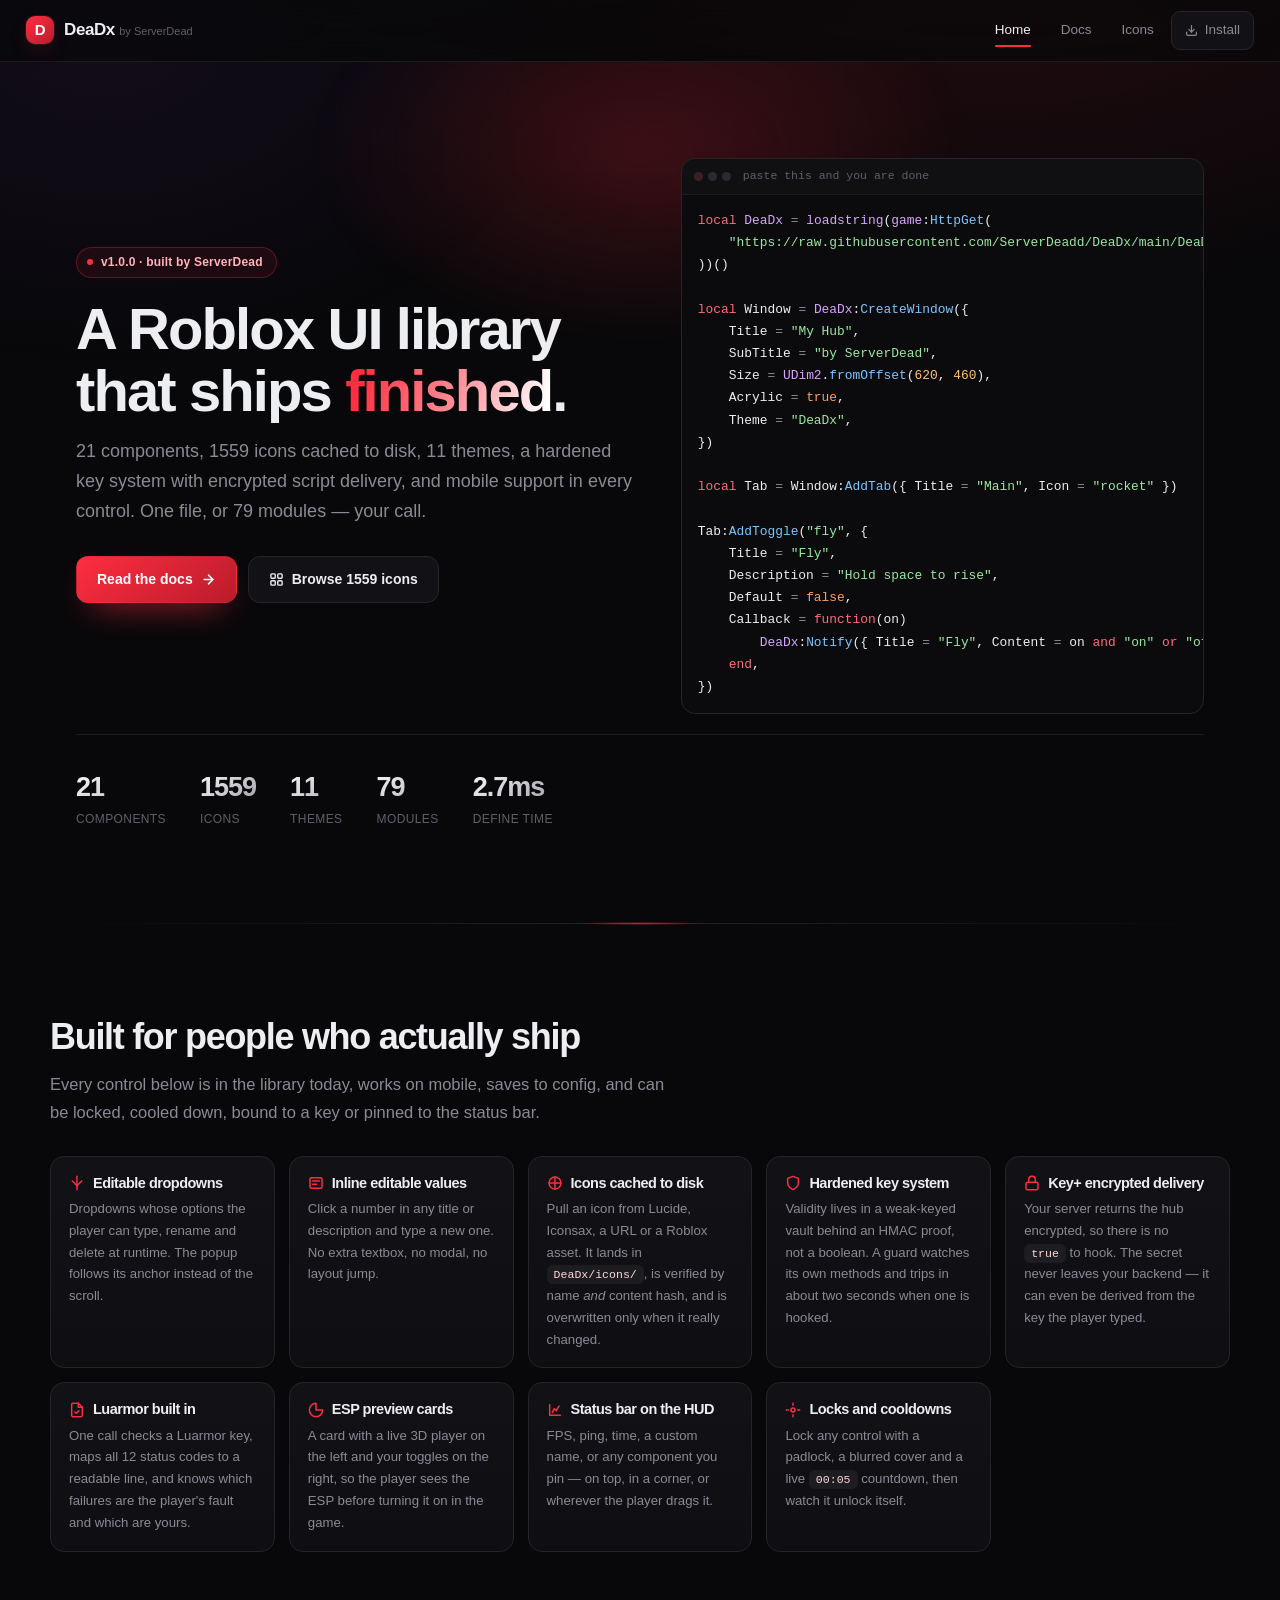
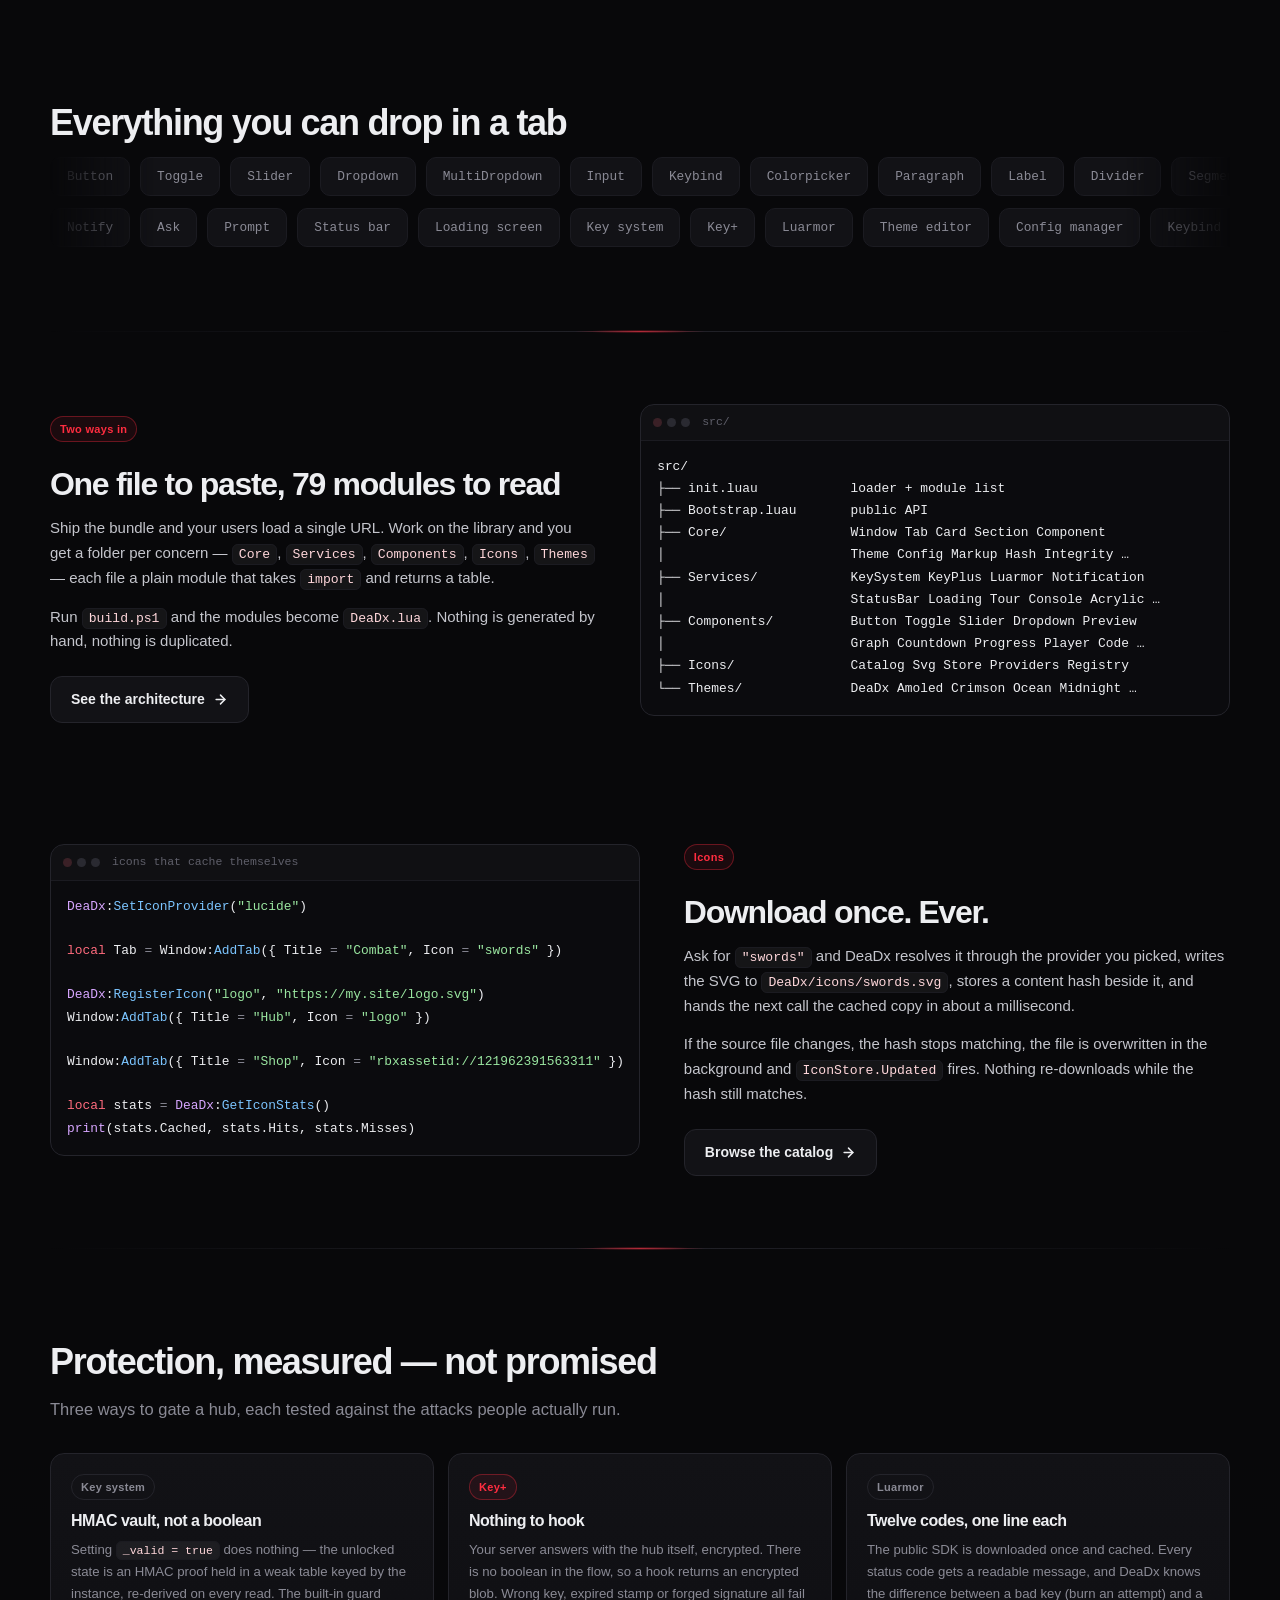
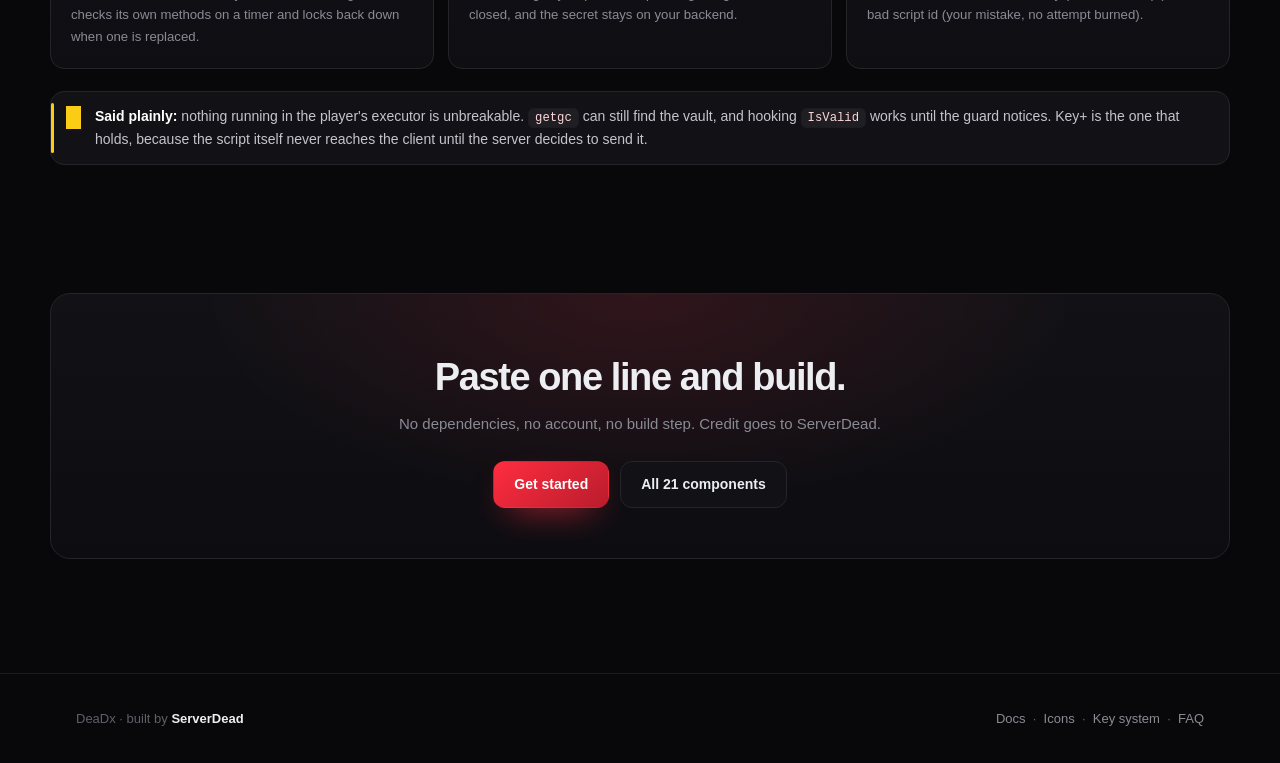
<file: docs/index.html>
<!DOCTYPE html>
<html lang="en">
<head>
<meta charset="utf-8">
<meta name="viewport" content="width=device-width, initial-scale=1">
<title>DeaDx — Roblox UI library by ServerDead</title>
<meta name="description" content="DeaDx is a modular Roblox UI library by ServerDead: 21 components, 1559 icons with disk caching, themes, a hardened key system, Key+ and Luarmor support.">
<meta property="og:title" content="DeaDx — Roblox UI library by ServerDead">
<meta property="og:description" content="21 components, 1559 cached icons, 11 themes, a hardened key system and Key+ encrypted delivery.">
<meta property="og:type" content="website">
<meta name="theme-color" content="#08080a">
<link rel="preconnect" href="https://unpkg.com">
<link rel="stylesheet" href="assets/style.css">
<link rel="icon" href="data:image/svg+xml,%3Csvg xmlns='http://www.w3.org/2000/svg' viewBox='0 0 32 32'%3E%3Crect width='32' height='32' rx='8' fill='%23ff2d40'/%3E%3Ctext x='16' y='22' font-family='monospace' font-size='16' font-weight='bold' text-anchor='middle' fill='%23fff'%3ED%3C/text%3E%3C/svg%3E">
</head>
<body>

<header class="topbar">
  <a class="brand" href="index.html">
    <span class="mark">D</span>
    <span>DeaDx <span class="by">by ServerDead</span></span>
  </a>
  <nav class="topnav">
    <a href="index.html" class="active">Home</a>
    <a href="docs.html">Docs</a>
    <a href="icons.html">Icons</a>
    <a class="ghost-btn" href="docs.html#install">
      <svg width="13" height="13" viewBox="0 0 24 24" fill="none" stroke="currentColor" stroke-width="2.2" stroke-linecap="round" stroke-linejoin="round"><path d="M21 15v4a2 2 0 0 1-2 2H5a2 2 0 0 1-2-2v-4"/><path d="M7 10l5 5 5-5"/><path d="M12 15V3"/></svg>
      Install
    </a>
  </nav>
</header>

<div class="wrap">

  <section class="hero">
    <div class="hero-glow"></div>
    <div class="container">
      <div class="hero-grid">
        <div>
          <span class="eyebrow reveal"><i></i> v1.0.0 &middot; built by ServerDead</span>
          <h1 class="reveal" data-delay="60">A Roblox UI library<br>that ships <span class="accent">finished</span>.</h1>
          <p class="lead reveal" data-delay="130">21 components, 1559 icons cached to disk, 11 themes, a hardened key system with encrypted script delivery, and mobile support in every control. One file, or 79 modules — your call.</p>
          <div class="hero-actions reveal" data-delay="190">
            <a class="btn primary" href="docs.html">
              Read the docs
              <svg width="15" height="15" viewBox="0 0 24 24" fill="none" stroke="currentColor" stroke-width="2.4" stroke-linecap="round" stroke-linejoin="round"><path d="M5 12h14"/><path d="m12 5 7 7-7 7"/></svg>
            </a>
            <a class="btn outline" href="icons.html">
              <svg width="15" height="15" viewBox="0 0 24 24" fill="none" stroke="currentColor" stroke-width="2.2" stroke-linecap="round" stroke-linejoin="round"><rect x="3" y="3" width="7" height="7" rx="1.5"/><rect x="14" y="3" width="7" height="7" rx="1.5"/><rect x="3" y="14" width="7" height="7" rx="1.5"/><rect x="14" y="14" width="7" height="7" rx="1.5"/></svg>
              Browse 1559 icons
            </a>
          </div>
        </div>

        <div class="hero-side reveal" data-delay="240">
          <div class="code float">
            <div class="code-head"><span class="dots"><i></i><i></i><i></i></span> paste this and you are done</div>
            <pre><code>local DeaDx = loadstring(game:HttpGet(
    "https://raw.githubusercontent.com/ServerDeadd/DeaDx/main/DeaDx.lua"
))()

local Window = DeaDx:CreateWindow({
    Title = "My Hub",
    SubTitle = "by ServerDead",
    Size = UDim2.fromOffset(620, 460),
    Acrylic = true,
    Theme = "DeaDx",
})

local Tab = Window:AddTab({ Title = "Main", Icon = "rocket" })

Tab:AddToggle("fly", {
    Title = "Fly",
    Description = "Hold space to rise",
    Default = false,
    Callback = function(on)
        DeaDx:Notify({ Title = "Fly", Content = on and "on" or "off" })
    end,
})</code></pre>
          </div>
        </div>
      </div>

      <div class="stats reveal" data-delay="300">
        <div class="stat"><div class="n" data-count="21">21</div><div class="l">COMPONENTS</div></div>
        <div class="stat"><div class="n" data-count="1559">1559</div><div class="l">ICONS</div></div>
        <div class="stat"><div class="n" data-count="11">11</div><div class="l">THEMES</div></div>
        <div class="stat"><div class="n" data-count="79">79</div><div class="l">MODULES</div></div>
        <div class="stat"><div class="n" data-count="2.7" data-suffix="ms">2.7ms</div><div class="l">DEFINE TIME</div></div>
      </div>
    </div>
  </section>

  <div class="sep"></div>

  <section class="container band">
    <h2 class="band-title reveal">Built for people who actually ship</h2>
    <p class="band-lead reveal" data-delay="60">Every control below is in the library today, works on mobile, saves to config, and can be locked, cooled down, bound to a key or pinned to the status bar.</p>

    <div class="grid three" data-stagger="70">
      <div class="card">
        <h4><span class="ico"><svg width="16" height="16" viewBox="0 0 24 24" fill="none" stroke="currentColor" stroke-width="2.2" stroke-linecap="round" stroke-linejoin="round"><path d="M12 2v20"/><path d="m19 9-7 7-7-7"/></svg></span> Editable dropdowns</h4>
        <p>Dropdowns whose options the player can type, rename and delete at runtime. The popup follows its anchor instead of the scroll.</p>
      </div>
      <div class="card">
        <h4><span class="ico"><svg width="16" height="16" viewBox="0 0 24 24" fill="none" stroke="currentColor" stroke-width="2.2" stroke-linecap="round" stroke-linejoin="round"><rect x="3" y="4" width="18" height="16" rx="2"/><path d="M7 9h10M7 14h6"/></svg></span> Inline editable values</h4>
        <p>Click a number in any title or description and type a new one. No extra textbox, no modal, no layout jump.</p>
      </div>
      <div class="card">
        <h4><span class="ico"><svg width="16" height="16" viewBox="0 0 24 24" fill="none" stroke="currentColor" stroke-width="2.2" stroke-linecap="round" stroke-linejoin="round"><path d="M12 3v18M3 12h18"/><circle cx="12" cy="12" r="9"/></svg></span> Icons cached to disk</h4>
        <p>Pull an icon from Lucide, Iconsax, a URL or a Roblox asset. It lands in <code>DeaDx/icons/</code>, is verified by name <em>and</em> content hash, and is overwritten only when it really changed.</p>
      </div>
      <div class="card">
        <h4><span class="ico"><svg width="16" height="16" viewBox="0 0 24 24" fill="none" stroke="currentColor" stroke-width="2.2" stroke-linecap="round" stroke-linejoin="round"><path d="M12 22s8-4 8-10V5l-8-3-8 3v7c0 6 8 10 8 10z"/></svg></span> Hardened key system</h4>
        <p>Validity lives in a weak-keyed vault behind an HMAC proof, not a boolean. A guard watches its own methods and trips in about two seconds when one is hooked.</p>
      </div>
      <div class="card">
        <h4><span class="ico"><svg width="16" height="16" viewBox="0 0 24 24" fill="none" stroke="currentColor" stroke-width="2.2" stroke-linecap="round" stroke-linejoin="round"><rect x="3" y="11" width="18" height="11" rx="2"/><path d="M7 11V7a5 5 0 0 1 10 0v4"/></svg></span> Key+ encrypted delivery</h4>
        <p>Your server returns the hub encrypted, so there is no <code>true</code> to hook. The secret never leaves your backend — it can even be derived from the key the player typed.</p>
      </div>
      <div class="card">
        <h4><span class="ico"><svg width="16" height="16" viewBox="0 0 24 24" fill="none" stroke="currentColor" stroke-width="2.2" stroke-linecap="round" stroke-linejoin="round"><path d="M14 2H6a2 2 0 0 0-2 2v16a2 2 0 0 0 2 2h12a2 2 0 0 0 2-2V8z"/><path d="M14 2v6h6"/><path d="m9 15 2 2 4-4"/></svg></span> Luarmor built in</h4>
        <p>One call checks a Luarmor key, maps all 12 status codes to a readable line, and knows which failures are the player's fault and which are yours.</p>
      </div>
      <div class="card">
        <h4><span class="ico"><svg width="16" height="16" viewBox="0 0 24 24" fill="none" stroke="currentColor" stroke-width="2.2" stroke-linecap="round" stroke-linejoin="round"><path d="M12 2a10 10 0 1 0 10 10h-10z"/></svg></span> ESP preview cards</h4>
        <p>A card with a live 3D player on the left and your toggles on the right, so the player sees the ESP before turning it on in the game.</p>
      </div>
      <div class="card">
        <h4><span class="ico"><svg width="16" height="16" viewBox="0 0 24 24" fill="none" stroke="currentColor" stroke-width="2.2" stroke-linecap="round" stroke-linejoin="round"><path d="M4 20h16M4 4v16"/><path d="m8 16 3-6 3 3 4-7"/></svg></span> Status bar on the HUD</h4>
        <p>FPS, ping, time, a custom name, or any component you pin — on top, in a corner, or wherever the player drags it.</p>
      </div>
      <div class="card">
        <h4><span class="ico"><svg width="16" height="16" viewBox="0 0 24 24" fill="none" stroke="currentColor" stroke-width="2.2" stroke-linecap="round" stroke-linejoin="round"><circle cx="12" cy="12" r="3"/><path d="M12 2v3M12 19v3M2 12h3M19 12h3"/></svg></span> Locks and cooldowns</h4>
        <p>Lock any control with a padlock, a blurred cover and a live <code>00:05</code> countdown, then watch it unlock itself.</p>
      </div>
    </div>
  </section>

  <section class="container band">
    <h2 class="band-title reveal">Everything you can drop in a tab</h2>
    <div class="marquee reveal">
      <div class="marquee-track">
        <span>Button</span><span>Toggle</span><span>Slider</span><span>Dropdown</span><span>MultiDropdown</span><span>Input</span><span>Keybind</span><span>Colorpicker</span><span>Paragraph</span><span>Label</span><span>Divider</span><span>Segmented</span><span>Progress</span><span>Countdown</span><span>Stat</span><span>Image</span><span>Code</span><span>List</span><span>Player</span><span>Preview</span><span>Graph</span>
        <span>Button</span><span>Toggle</span><span>Slider</span><span>Dropdown</span><span>MultiDropdown</span><span>Input</span><span>Keybind</span><span>Colorpicker</span><span>Paragraph</span><span>Label</span><span>Divider</span><span>Segmented</span><span>Progress</span><span>Countdown</span><span>Stat</span><span>Image</span><span>Code</span><span>List</span><span>Player</span><span>Preview</span><span>Graph</span>
      </div>
    </div>
    <div class="marquee reverse reveal" data-delay="80">
      <div class="marquee-track">
        <span>Notify</span><span>Ask</span><span>Prompt</span><span>Status bar</span><span>Loading screen</span><span>Key system</span><span>Key+</span><span>Luarmor</span><span>Theme editor</span><span>Config manager</span><span>Keybind panel</span><span>Console</span><span>Tour</span><span>Acrylic</span><span>Tooltips</span><span>Dialogs</span><span>Markup</span><span>Palette</span>
        <span>Notify</span><span>Ask</span><span>Prompt</span><span>Status bar</span><span>Loading screen</span><span>Key system</span><span>Key+</span><span>Luarmor</span><span>Theme editor</span><span>Config manager</span><span>Keybind panel</span><span>Console</span><span>Tour</span><span>Acrylic</span><span>Tooltips</span><span>Dialogs</span><span>Markup</span><span>Palette</span>
      </div>
    </div>
  </section>

  <div class="sep"></div>

  <section class="container band">
    <div class="split">
      <div class="reveal">
        <span class="pill red">Two ways in</span>
        <h2 class="band-title">One file to paste, 79 modules to read</h2>
        <p>Ship the bundle and your users load a single URL. Work on the library and you get a folder per concern — <code>Core</code>, <code>Services</code>, <code>Components</code>, <code>Icons</code>, <code>Themes</code> — each file a plain module that takes <code>import</code> and returns a table.</p>
        <p>Run <code>build.ps1</code> and the modules become <code>DeaDx.lua</code>. Nothing is generated by hand, nothing is duplicated.</p>
        <a class="btn outline" href="docs.html#architecture">
          See the architecture
          <svg width="15" height="15" viewBox="0 0 24 24" fill="none" stroke="currentColor" stroke-width="2.4" stroke-linecap="round" stroke-linejoin="round"><path d="M5 12h14"/><path d="m12 5 7 7-7 7"/></svg>
        </a>
      </div>
      <div class="code reveal" data-delay="90">
        <div class="code-head"><span class="dots"><i></i><i></i><i></i></span> src/</div>
        <pre><code data-lang="text">src/
├── init.luau            loader + module list
├── Bootstrap.luau       public API
├── Core/                Window Tab Card Section Component
│                        Theme Config Markup Hash Integrity …
├── Services/            KeySystem KeyPlus Luarmor Notification
│                        StatusBar Loading Tour Console Acrylic …
├── Components/          Button Toggle Slider Dropdown Preview
│                        Graph Countdown Progress Player Code …
├── Icons/               Catalog Svg Store Providers Registry
└── Themes/              DeaDx Amoled Crimson Ocean Midnight …</code></pre>
      </div>
    </div>
  </section>

  <section class="container band">
    <div class="split flip">
      <div class="code reveal">
        <div class="code-head"><span class="dots"><i></i><i></i><i></i></span> icons that cache themselves</div>
        <pre><code>DeaDx:SetIconProvider("lucide")

local Tab = Window:AddTab({ Title = "Combat", Icon = "swords" })

DeaDx:RegisterIcon("logo", "https://my.site/logo.svg")
Window:AddTab({ Title = "Hub", Icon = "logo" })

Window:AddTab({ Title = "Shop", Icon = "rbxassetid://121962391563311" })

local stats = DeaDx:GetIconStats()
print(stats.Cached, stats.Hits, stats.Misses)</code></pre>
      </div>
      <div class="reveal" data-delay="90">
        <span class="pill red">Icons</span>
        <h2 class="band-title">Download once. Ever.</h2>
        <p>Ask for <code>"swords"</code> and DeaDx resolves it through the provider you picked, writes the SVG to <code>DeaDx/icons/swords.svg</code>, stores a content hash beside it, and hands the next call the cached copy in about a millisecond.</p>
        <p>If the source file changes, the hash stops matching, the file is overwritten in the background and <code>IconStore.Updated</code> fires. Nothing re-downloads while the hash still matches.</p>
        <a class="btn outline" href="icons.html">
          Browse the catalog
          <svg width="15" height="15" viewBox="0 0 24 24" fill="none" stroke="currentColor" stroke-width="2.4" stroke-linecap="round" stroke-linejoin="round"><path d="M5 12h14"/><path d="m12 5 7 7-7 7"/></svg>
        </a>
      </div>
    </div>
  </section>

  <div class="sep"></div>

  <section class="container band">
    <h2 class="band-title reveal">Protection, measured — not promised</h2>
    <p class="band-lead reveal" data-delay="60">Three ways to gate a hub, each tested against the attacks people actually run.</p>

    <div class="grid three" data-stagger="80">
      <div class="card tall">
        <span class="pill">Key system</span>
        <h4>HMAC vault, not a boolean</h4>
        <p>Setting <code>_valid = true</code> does nothing — the unlocked state is an HMAC proof held in a weak table keyed by the instance, re-derived on every read. The built-in guard checks its own methods on a timer and locks back down when one is replaced.</p>
      </div>
      <div class="card tall">
        <span class="pill red">Key+</span>
        <h4>Nothing to hook</h4>
        <p>Your server answers with the hub itself, encrypted. There is no boolean in the flow, so a hook returns an encrypted blob. Wrong key, expired stamp or forged signature all fail closed, and the secret stays on your backend.</p>
      </div>
      <div class="card tall">
        <span class="pill">Luarmor</span>
        <h4>Twelve codes, one line each</h4>
        <p>The public SDK is downloaded once and cached. Every status code gets a readable message, and DeaDx knows the difference between a bad key (burn an attempt) and a bad script id (your mistake, no attempt burned).</p>
      </div>
    </div>

    <div class="note warn reveal">
      <span class="ico"><svg width="15" height="15" viewBox="0 0 24 24" fill="none" stroke="currentColor" stroke-width="2.3" stroke-linecap="round" stroke-linejoin="round"><path d="M12 9v4M12 17h.01"/><path d="M10.3 3.3 2.5 17a2 2 0 0 0 1.7 3h15.6a2 2 0 0 0 1.7-3L13.7 3.3a2 2 0 0 0-3.4 0z"/></svg></span>
      <strong>Said plainly:</strong> nothing running in the player's executor is unbreakable. <code>getgc</code> can still find the vault, and hooking <code>IsValid</code> works until the guard notices. Key+ is the one that holds, because the script itself never reaches the client until the server decides to send it.
    </div>
  </section>

  <section class="container band">
    <div class="cta reveal">
      <h2>Paste one line and build.</h2>
      <p>No dependencies, no account, no build step. Credit goes to ServerDead.</p>
      <div class="hero-actions">
        <a class="btn primary" href="docs.html#install">Get started</a>
        <a class="btn outline" href="docs.html#components">All 21 components</a>
      </div>
    </div>
  </section>

</div>

<footer class="footer">
  <div class="container">
    <span>DeaDx &middot; built by <strong>ServerDead</strong></span>
    <span>
      <a href="docs.html">Docs</a> &nbsp;·&nbsp;
      <a href="icons.html">Icons</a> &nbsp;·&nbsp;
      <a href="docs.html#keysystem">Key system</a> &nbsp;·&nbsp;
      <a href="docs.html#faq">FAQ</a>
    </span>
  </div>
</footer>

<script src="assets/app.js"></script>
</body>
</html>
</file>
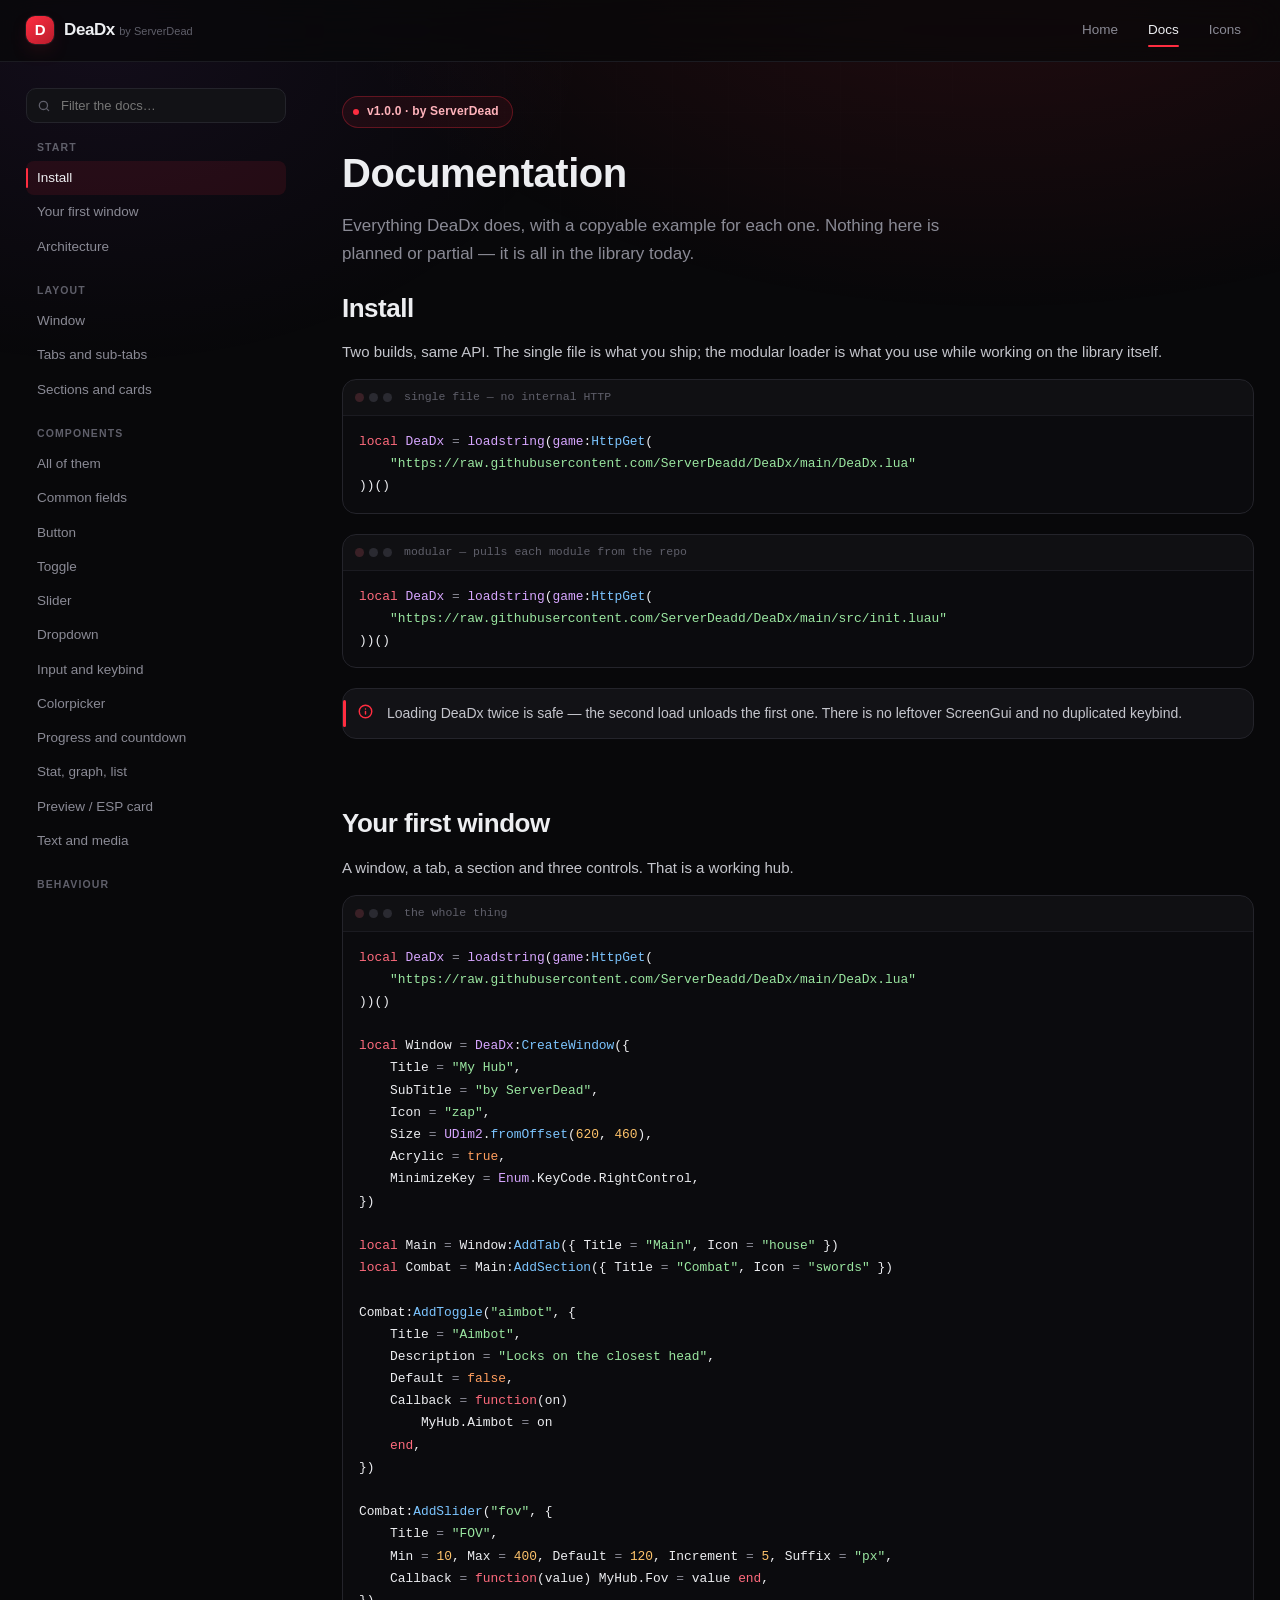
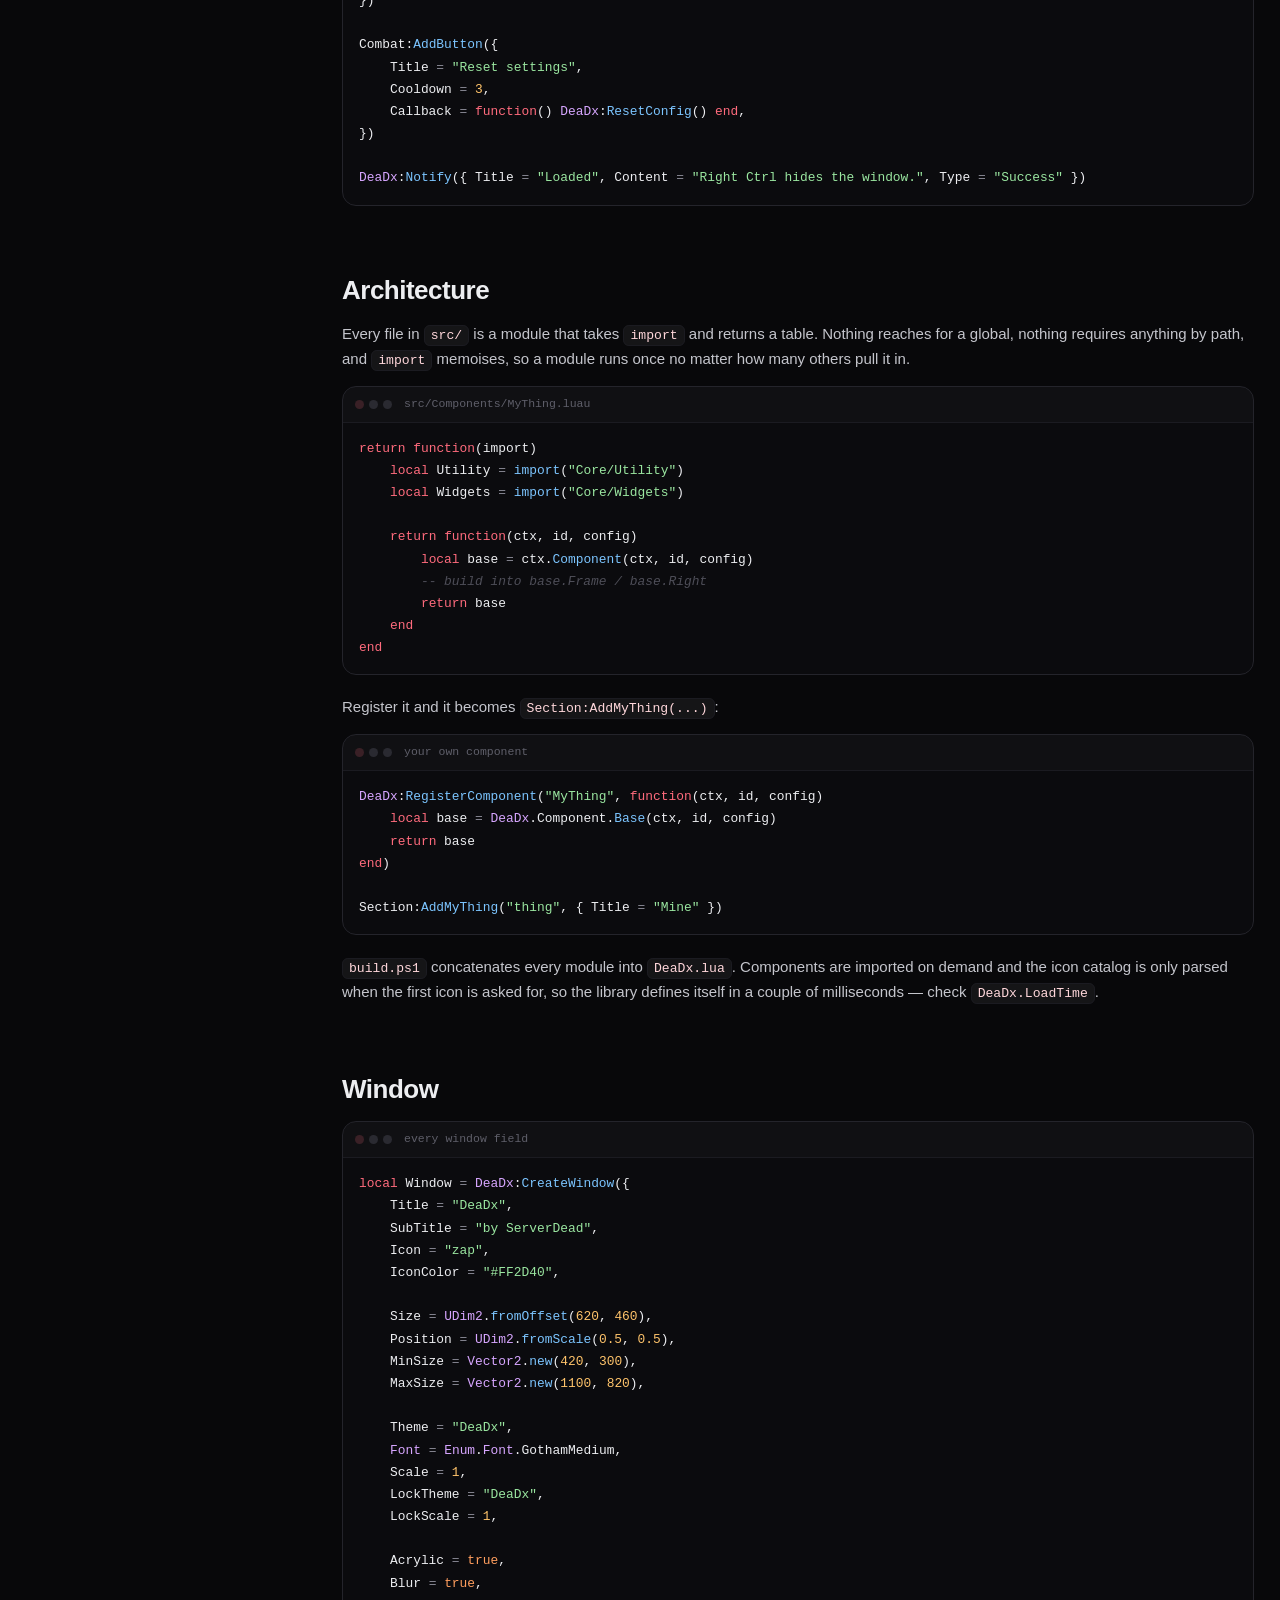
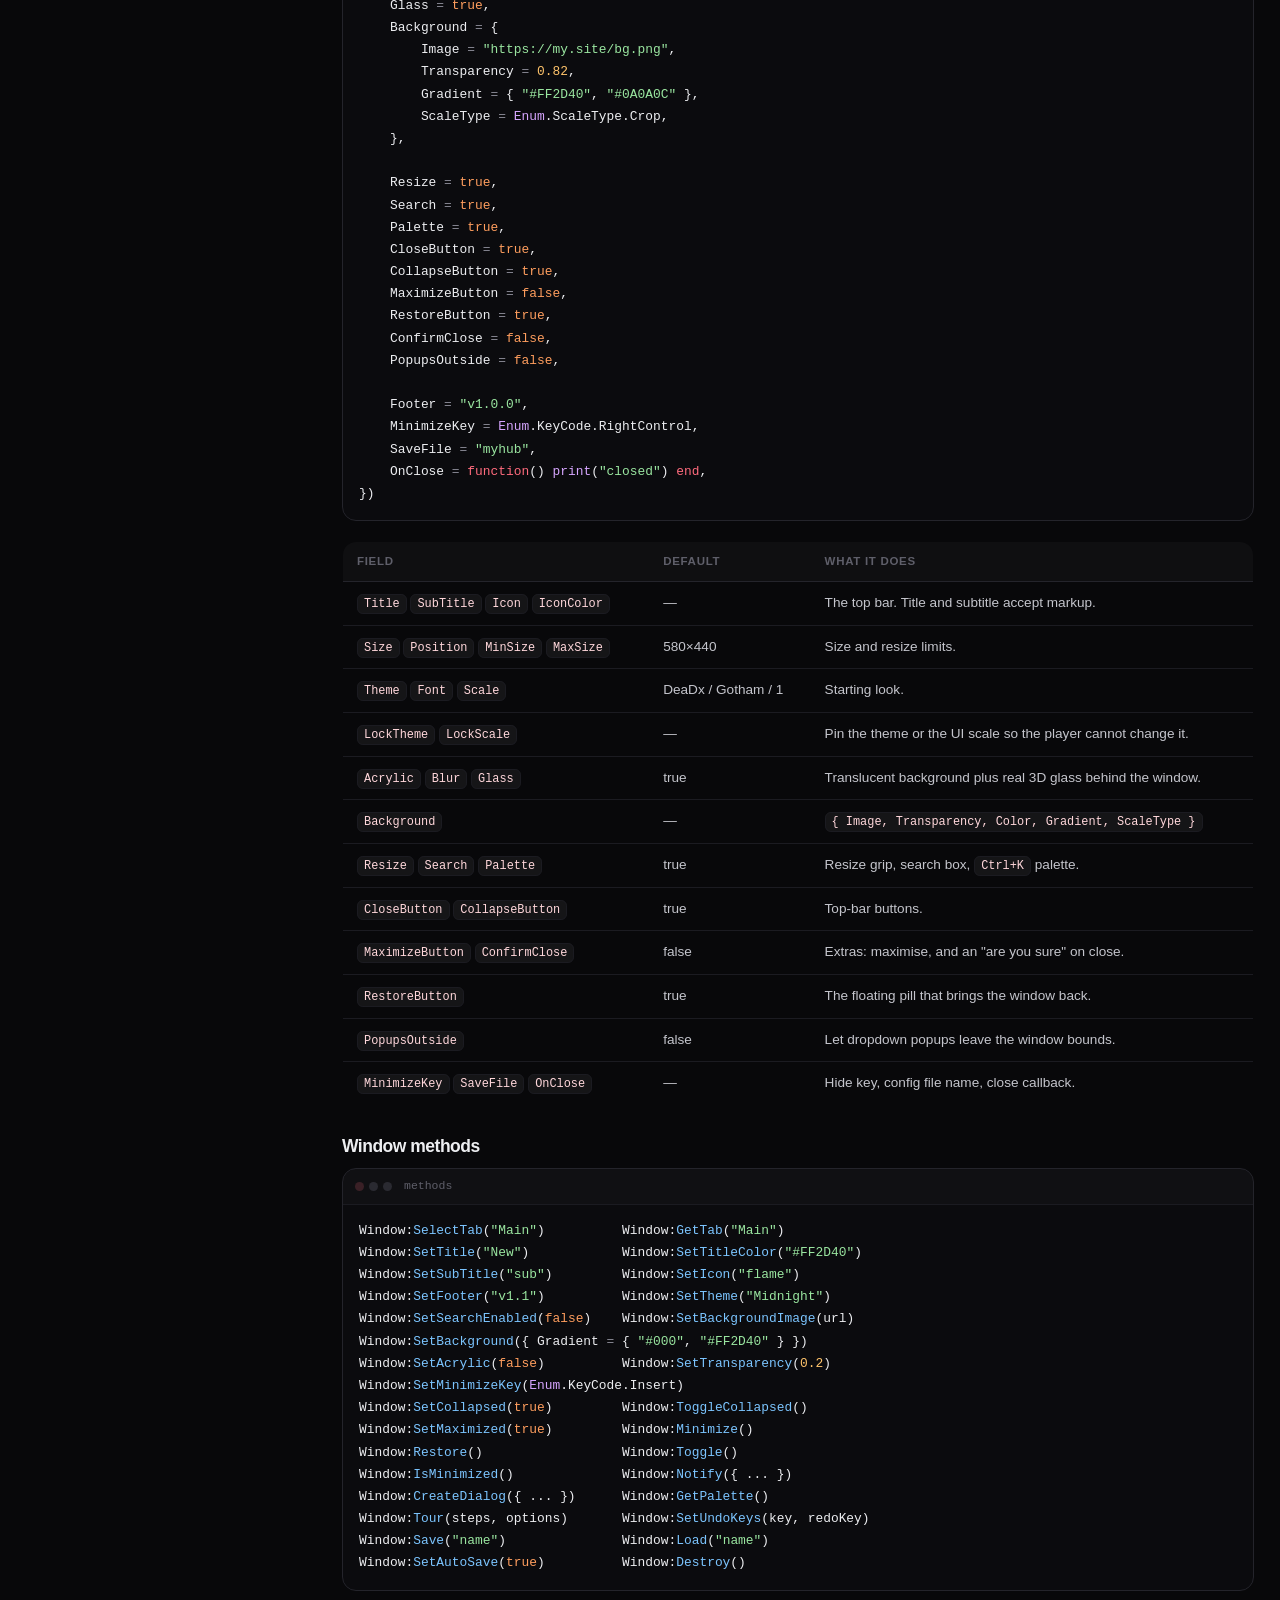
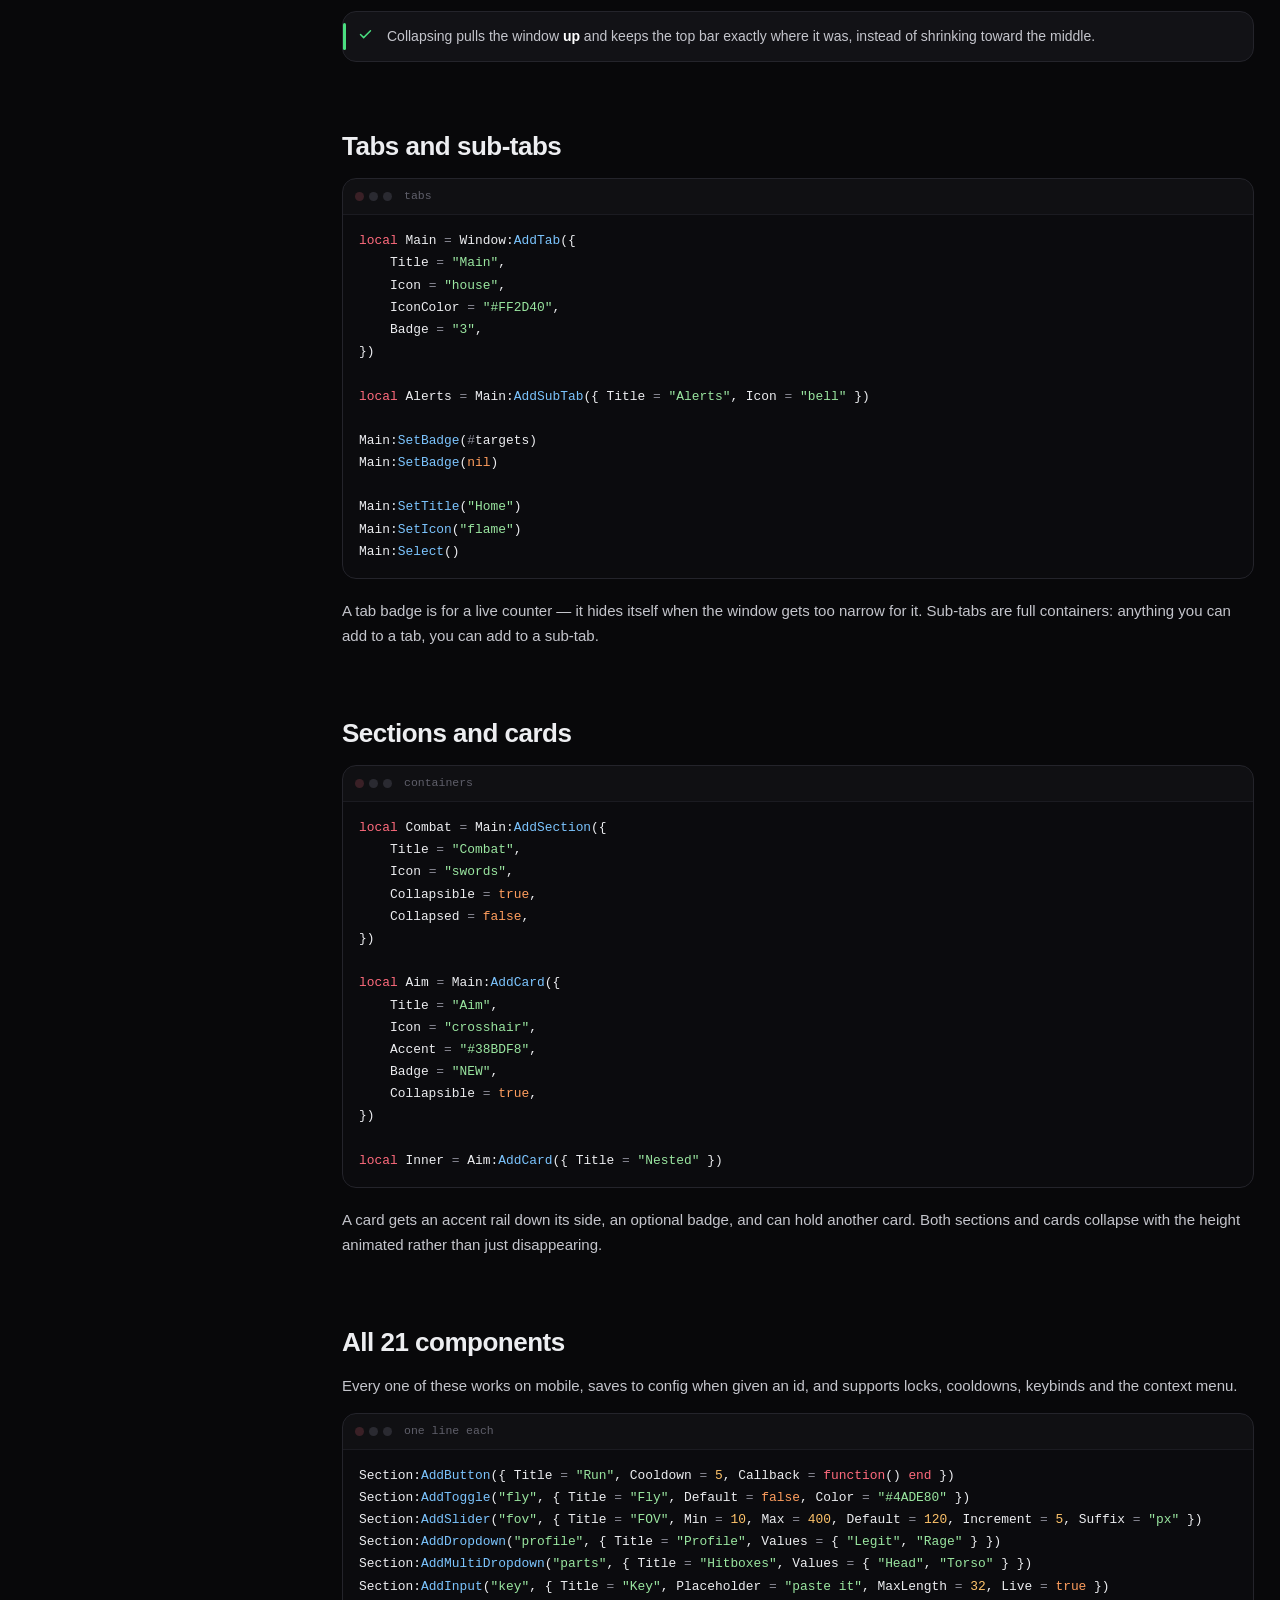
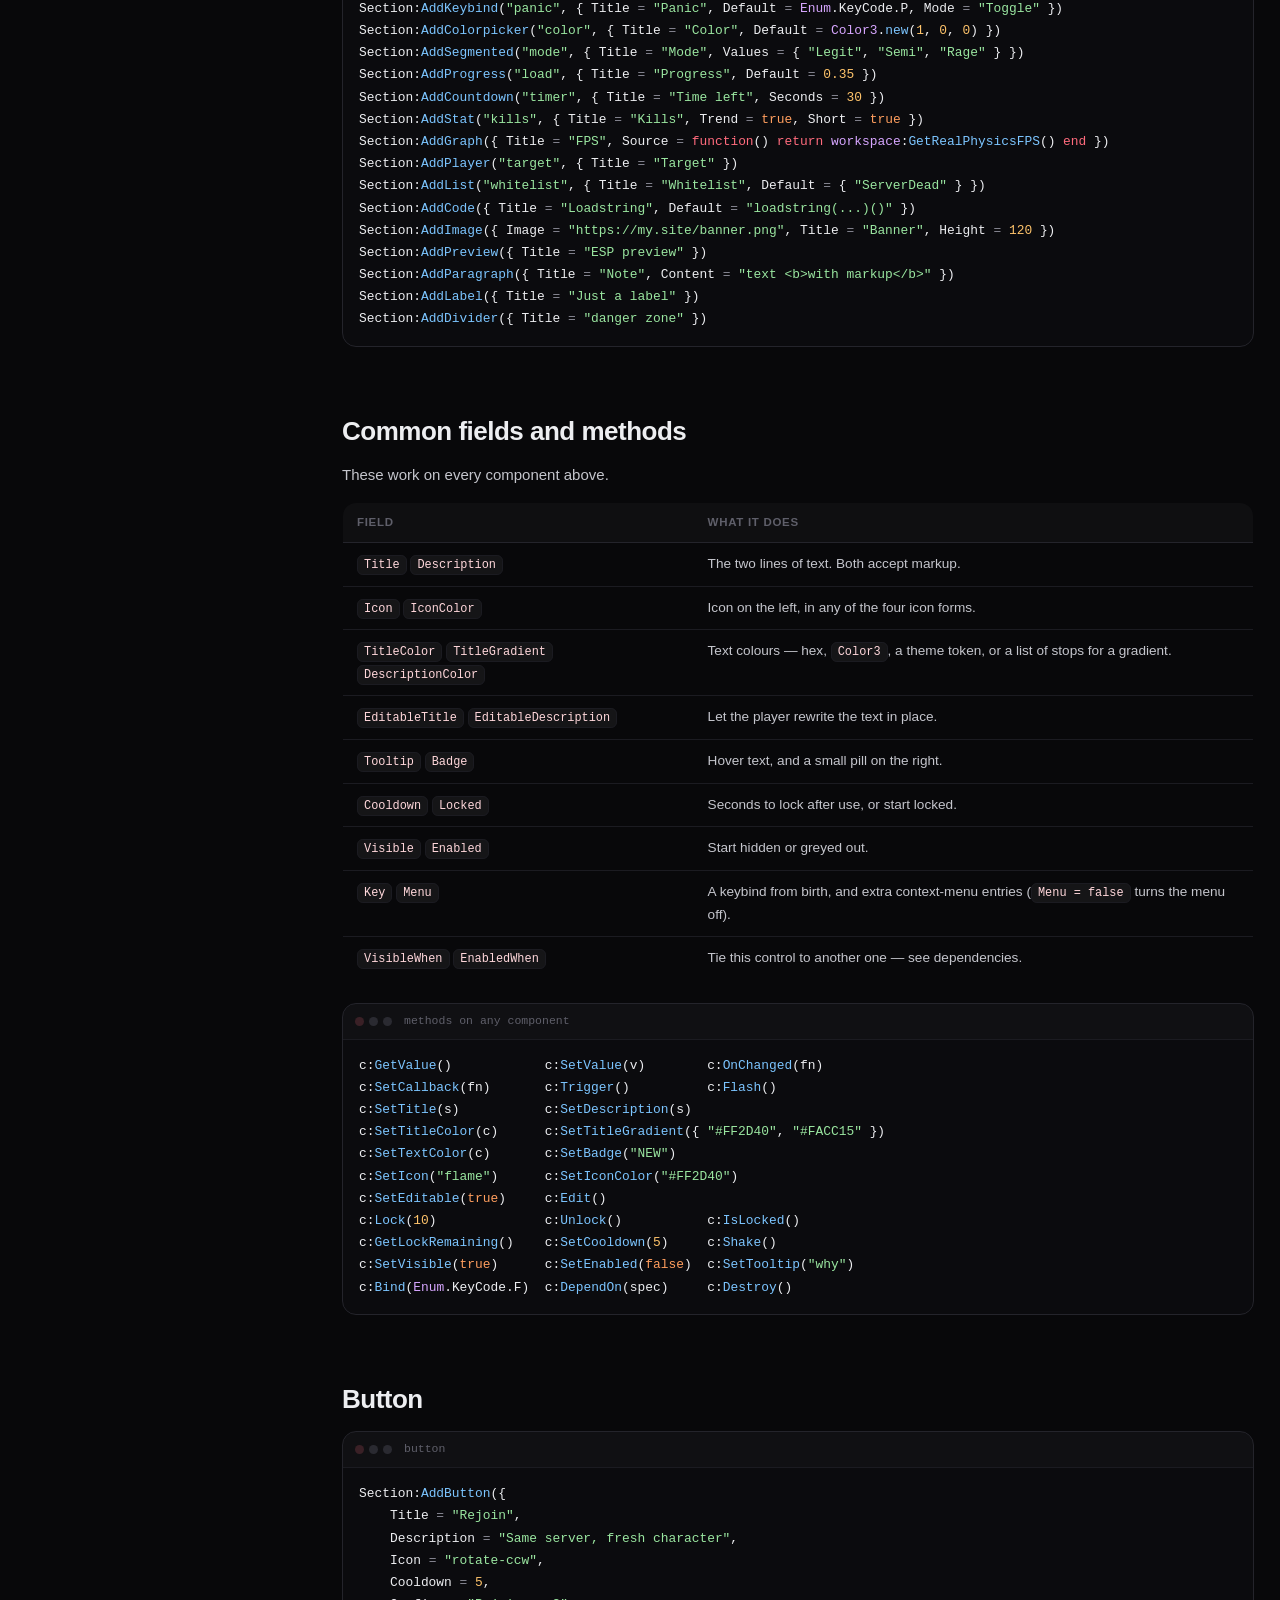
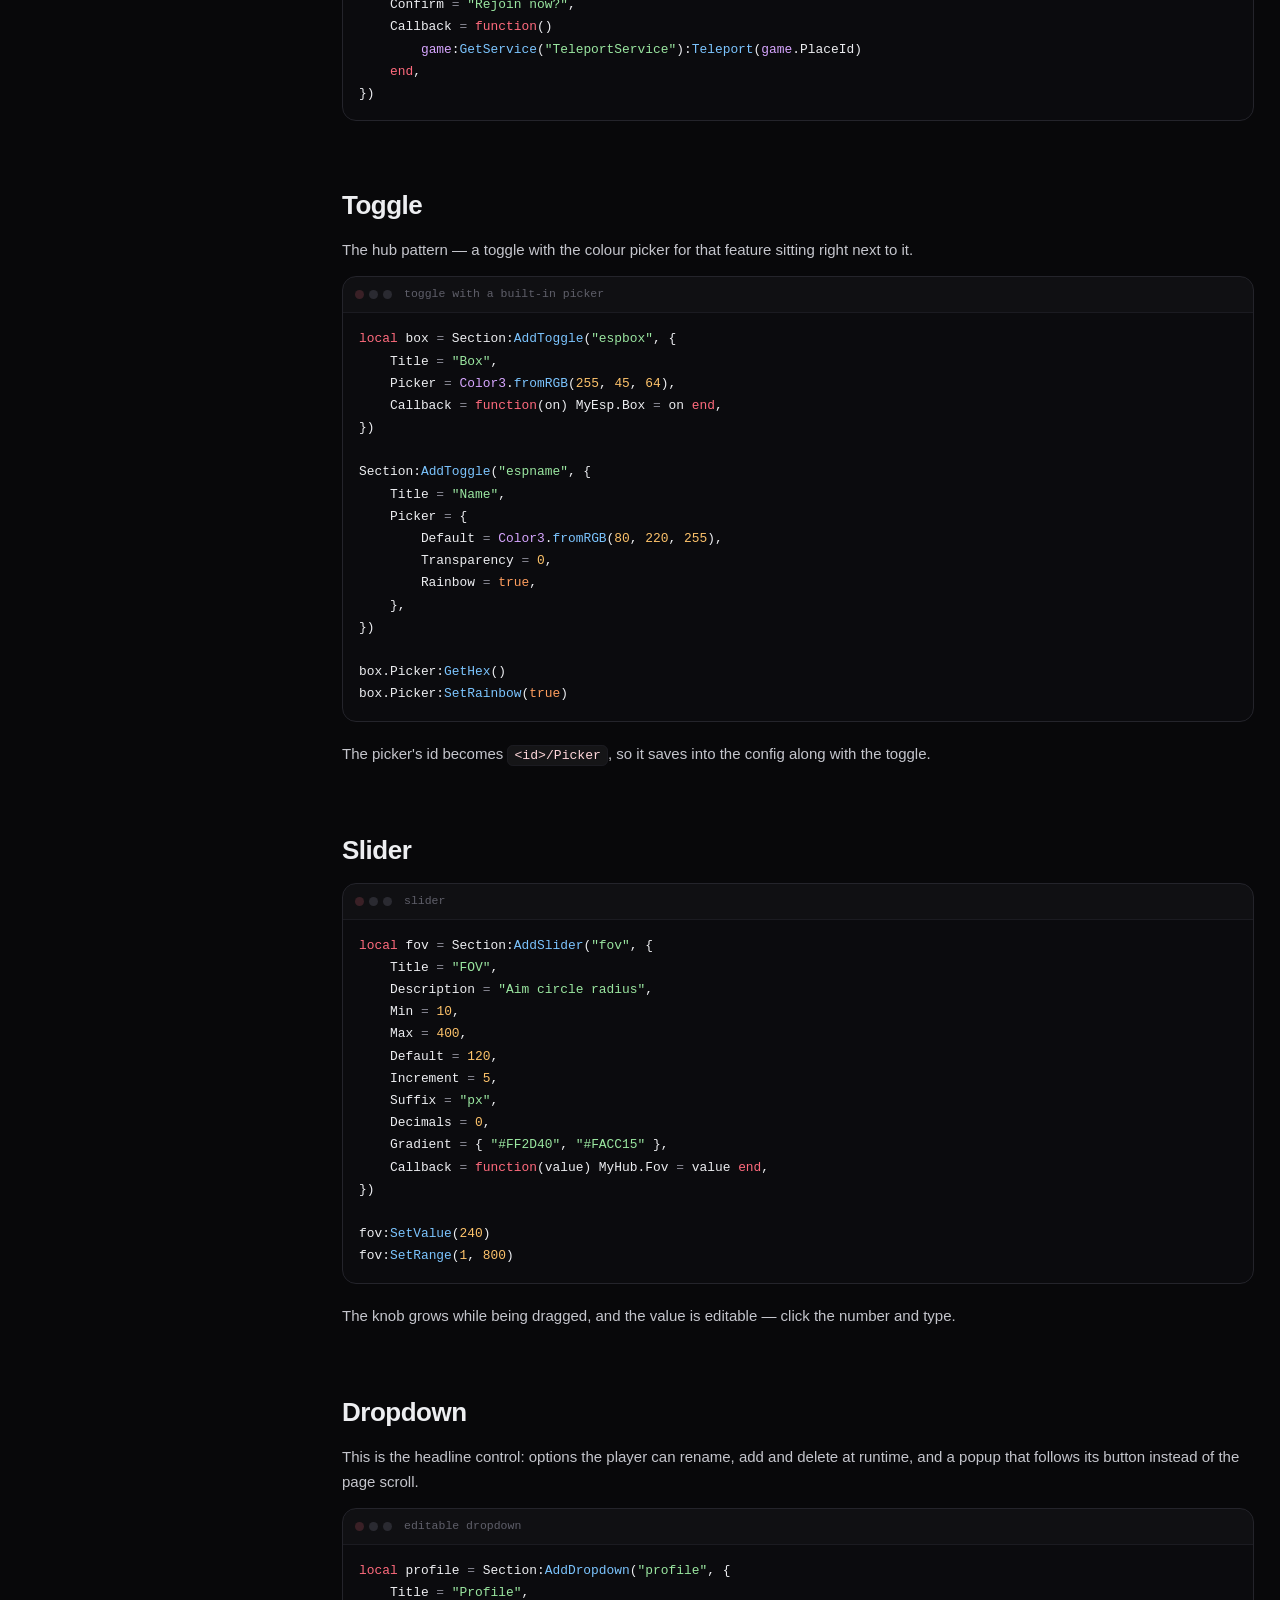
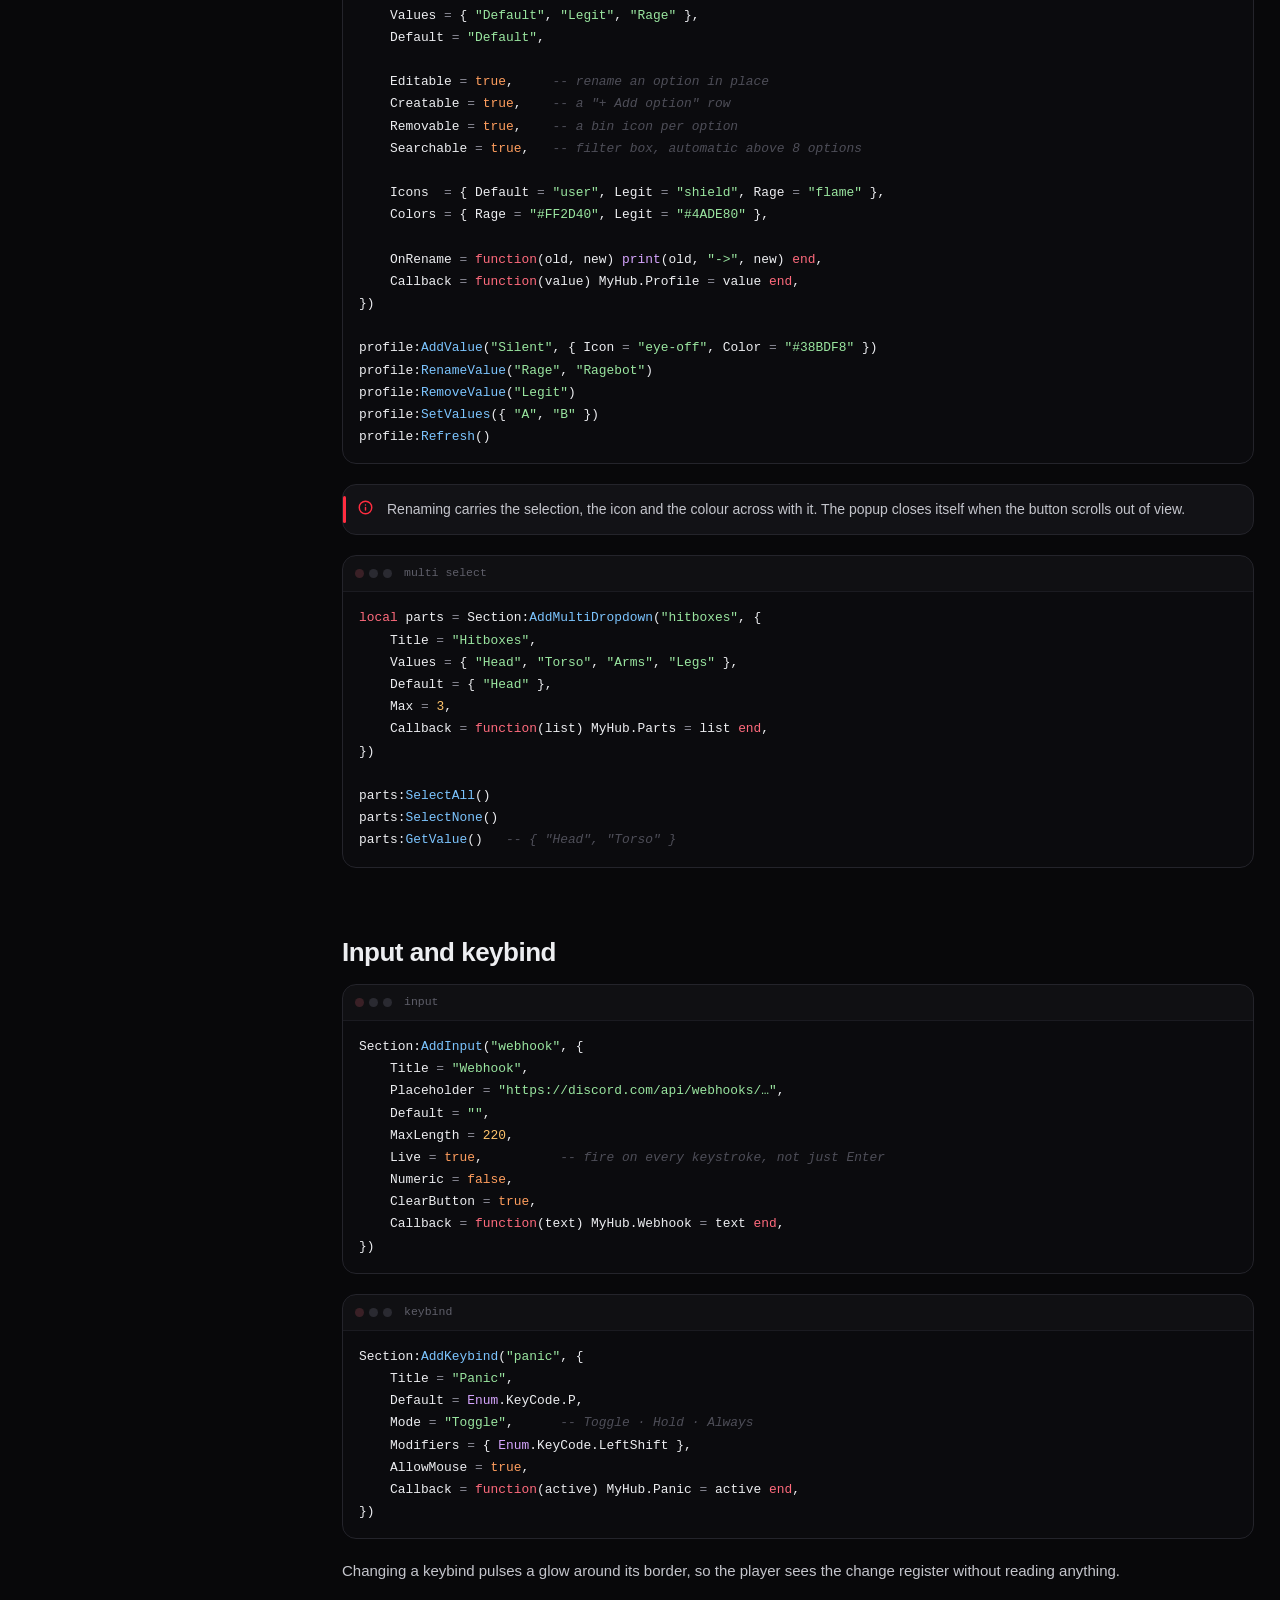
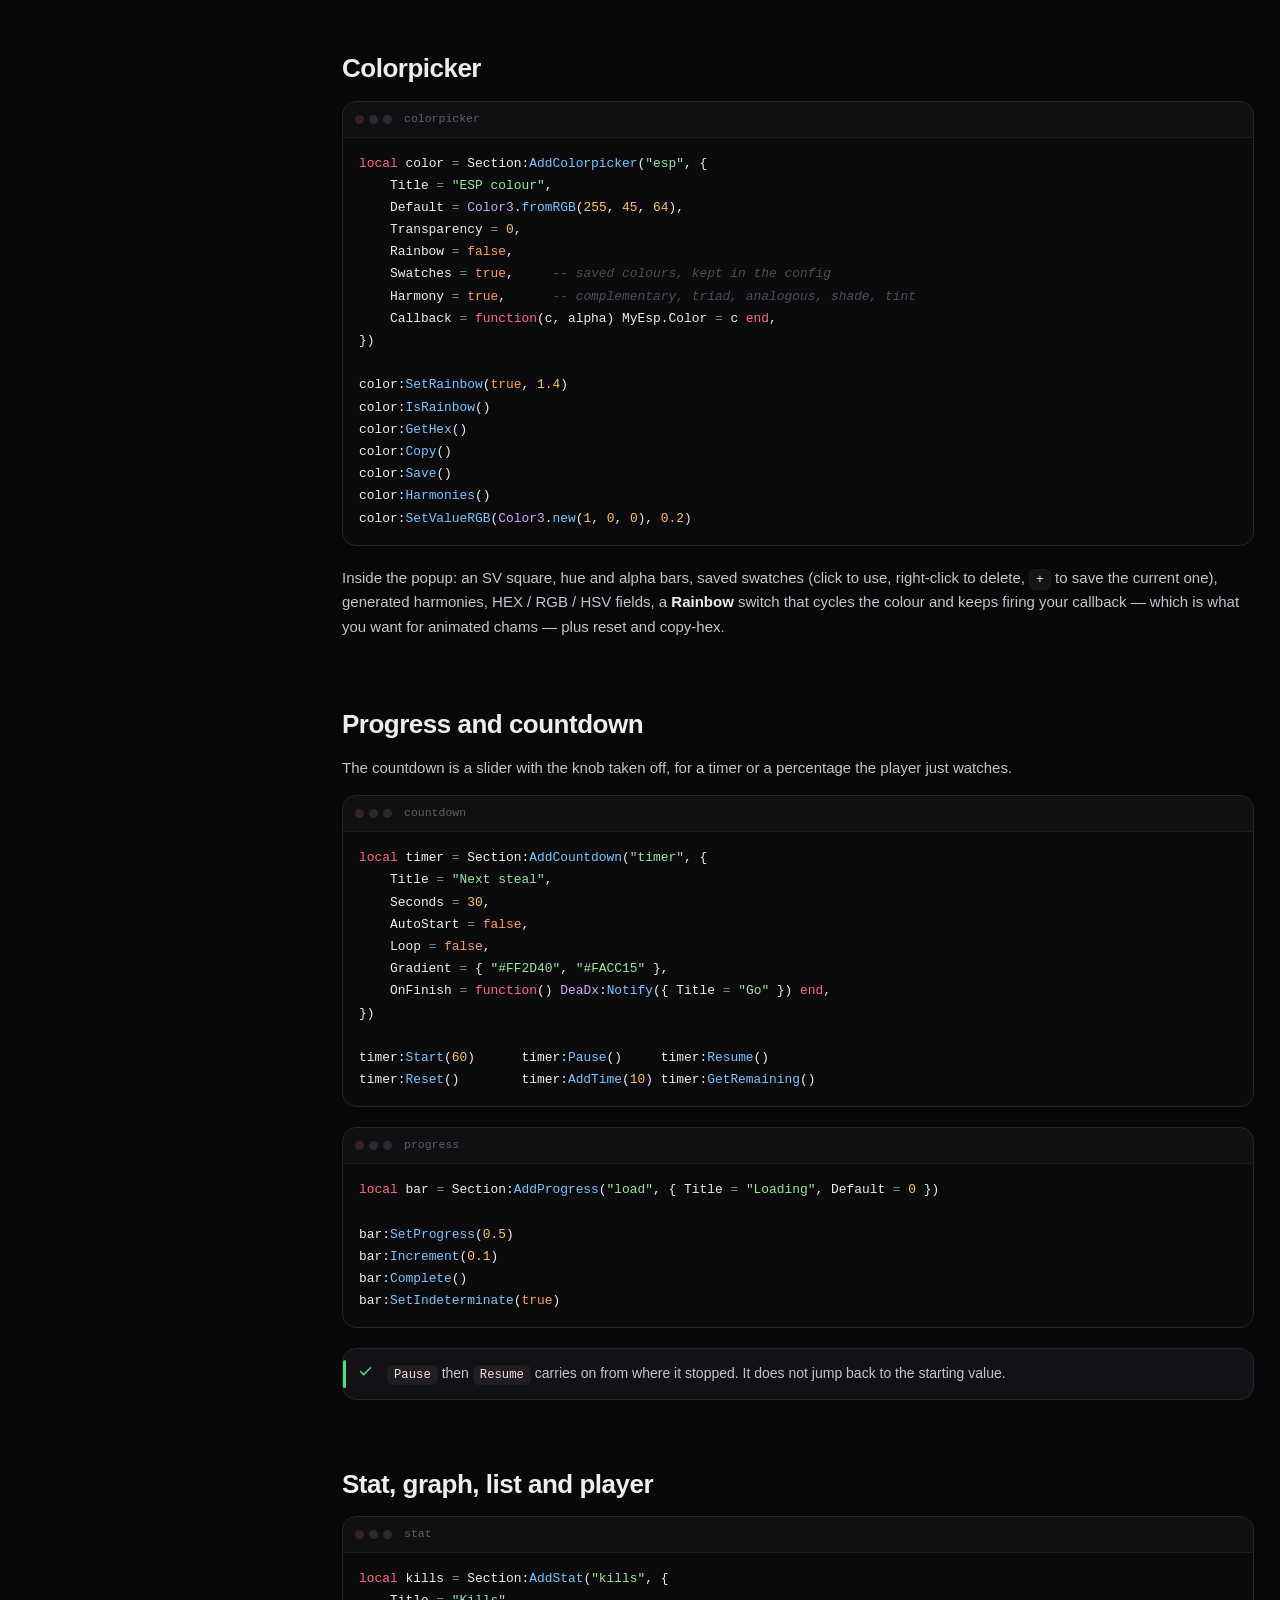
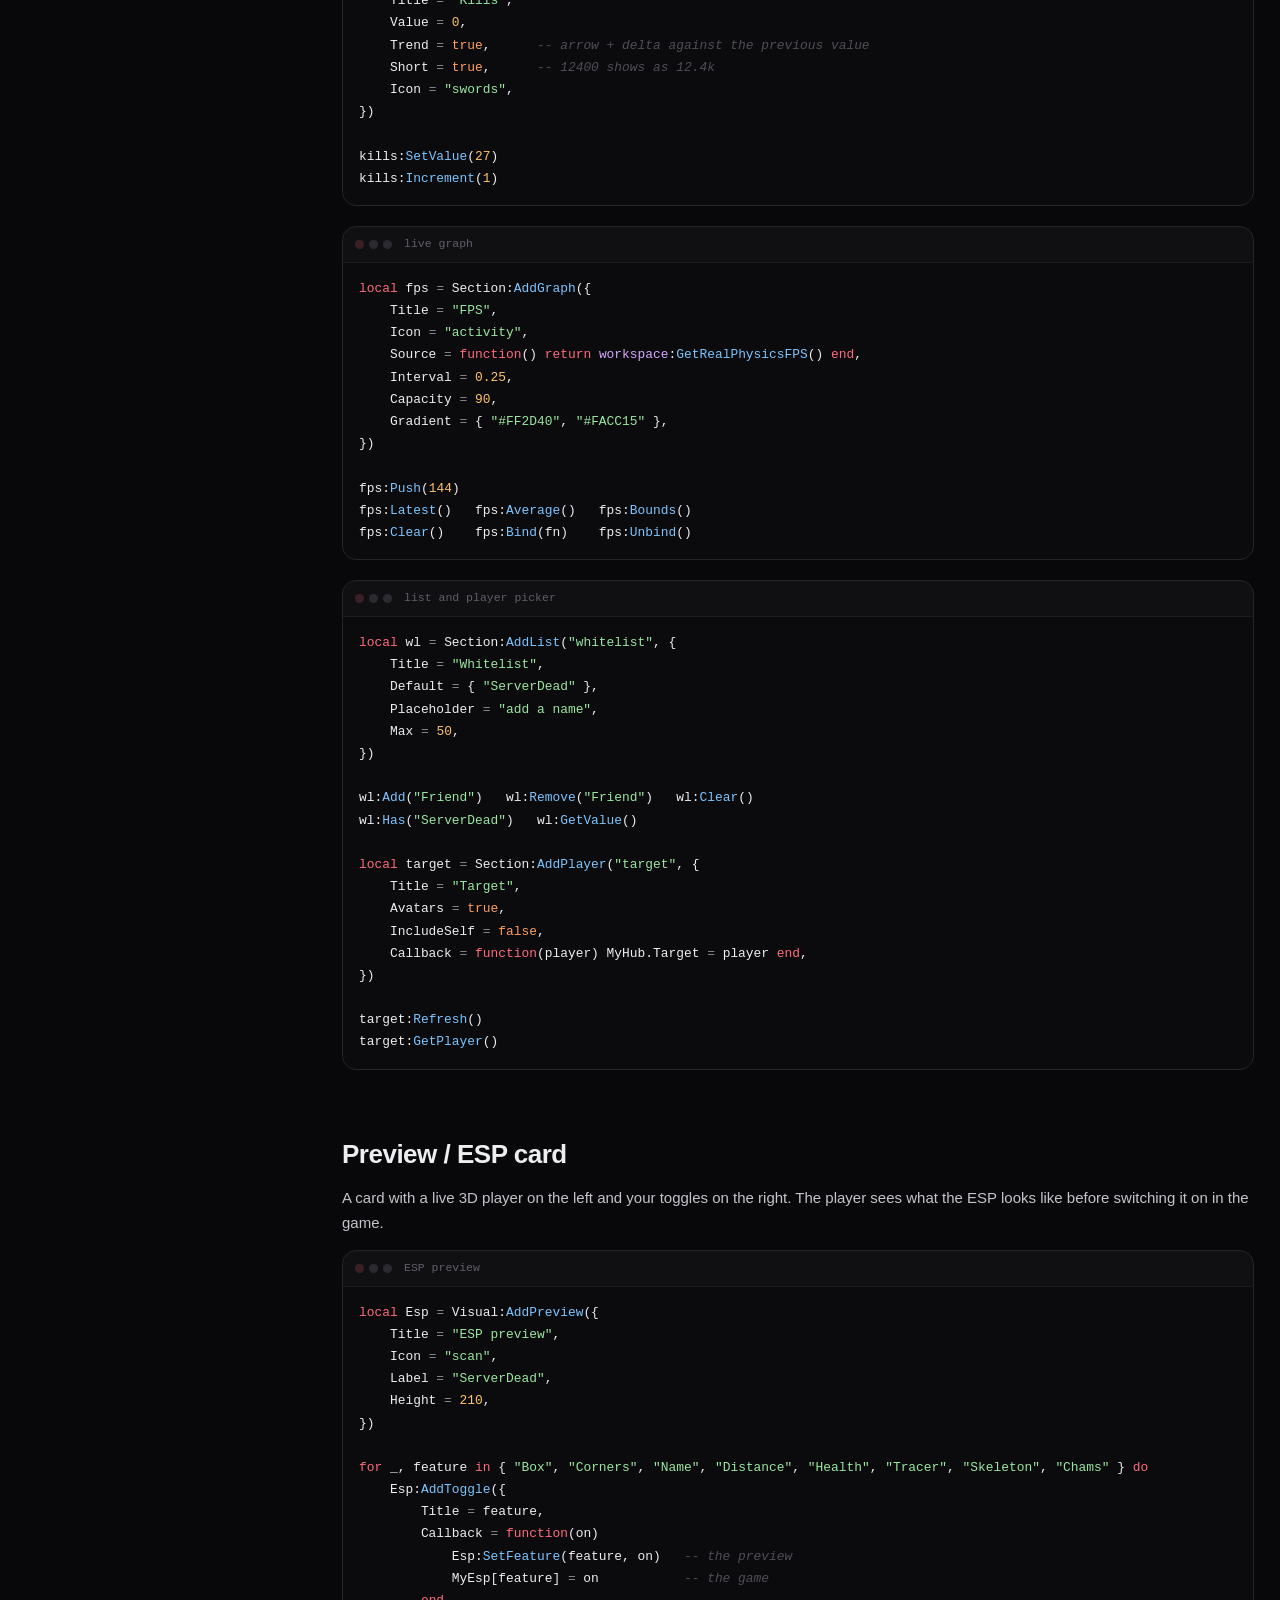
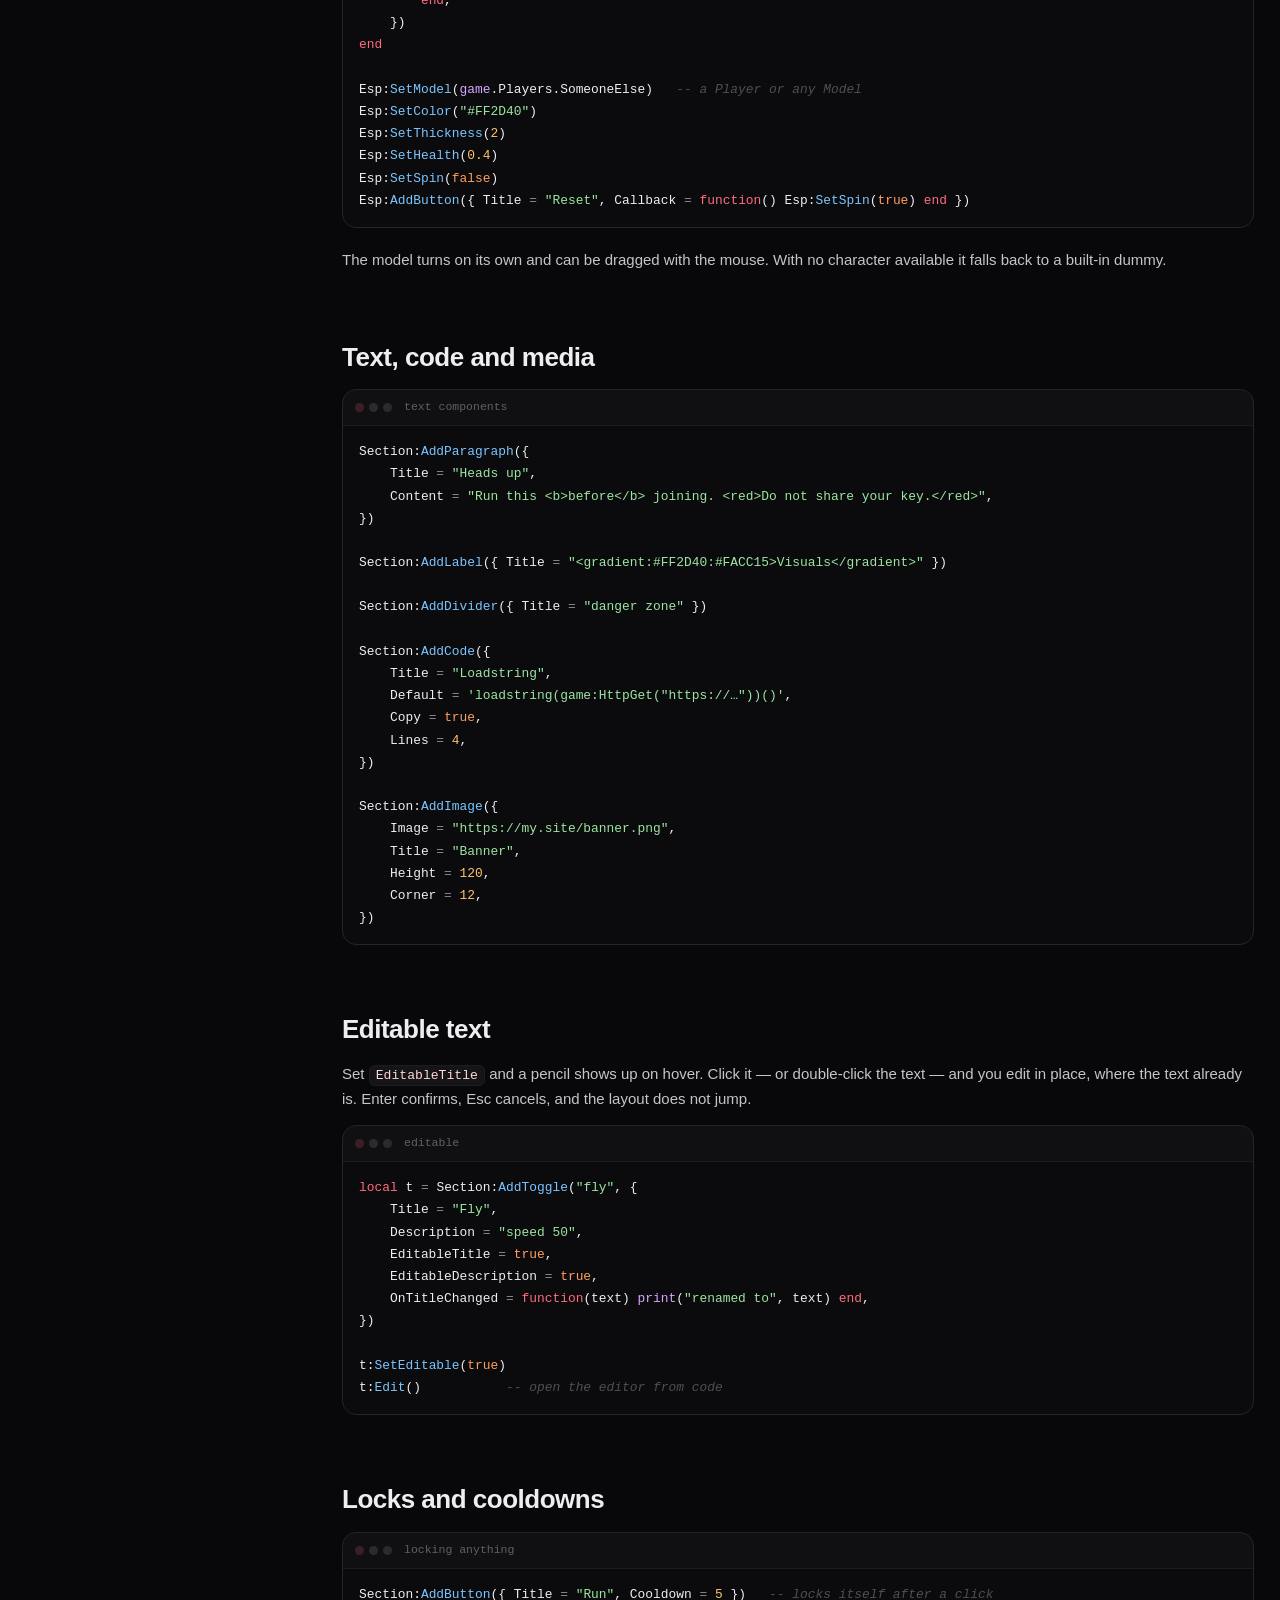
<file: docs/docs.html>
<!DOCTYPE html>
<html lang="en">
<head>
<meta charset="utf-8">
<meta name="viewport" content="width=device-width, initial-scale=1">
<title>Documentation — DeaDx</title>
<meta name="description" content="Complete DeaDx documentation: windows, tabs, all 21 components, icons, themes, markup, status bar, notifications, key system, Key+, Luarmor and the anti-hook guard.">
<meta name="theme-color" content="#08080a">
<link rel="stylesheet" href="assets/style.css">
<link rel="icon" href="data:image/svg+xml,%3Csvg xmlns='http://www.w3.org/2000/svg' viewBox='0 0 32 32'%3E%3Crect width='32' height='32' rx='8' fill='%23ff2d40'/%3E%3Ctext x='16' y='22' font-family='monospace' font-size='16' font-weight='bold' text-anchor='middle' fill='%23fff'%3ED%3C/text%3E%3C/svg%3E">
</head>
<body>

<header class="topbar">
  <button class="menu-btn" id="menu-btn" type="button" aria-label="open the menu">
    <svg width="17" height="17" viewBox="0 0 24 24" fill="none" stroke="currentColor" stroke-width="2.2" stroke-linecap="round"><path d="M3 6h18M3 12h18M3 18h18"/></svg>
  </button>
  <a class="brand" href="index.html">
    <span class="mark">D</span>
    <span>DeaDx <span class="by">by ServerDead</span></span>
  </a>
  <nav class="topnav">
    <a href="index.html" class="hide-sm">Home</a>
    <a href="docs.html" class="active">Docs</a>
    <a href="icons.html">Icons</a>
  </nav>
</header>

<div class="shell">

  <aside class="sidebar">
    <div class="side-search">
      <svg width="14" height="14" viewBox="0 0 24 24" fill="none" stroke="currentColor" stroke-width="2.2" stroke-linecap="round" stroke-linejoin="round"><circle cx="11" cy="11" r="7"/><path d="m20 20-3.5-3.5"/></svg>
      <input id="side-filter" type="search" placeholder="Filter the docs…" autocomplete="off" spellcheck="false">
    </div>

    <div class="side-group">
      <h4>Start</h4>
      <a href="#install">Install</a>
      <a href="#first">Your first window</a>
      <a href="#architecture">Architecture</a>
    </div>

    <div class="side-group">
      <h4>Layout</h4>
      <a href="#window">Window</a>
      <a href="#tabs">Tabs and sub-tabs</a>
      <a href="#sections">Sections and cards</a>
    </div>

    <div class="side-group">
      <h4>Components</h4>
      <a href="#components">All of them</a>
      <a href="#common">Common fields</a>
      <a href="#button">Button</a>
      <a href="#toggle">Toggle</a>
      <a href="#slider">Slider</a>
      <a href="#dropdown">Dropdown</a>
      <a href="#input">Input and keybind</a>
      <a href="#colorpicker">Colorpicker</a>
      <a href="#progress">Progress and countdown</a>
      <a href="#data">Stat, graph, list</a>
      <a href="#preview">Preview / ESP card</a>
      <a href="#text">Text and media</a>
    </div>

    <div class="side-group">
      <h4>Behaviour</h4>
      <a href="#editable">Editable text</a>
      <a href="#locks">Locks and cooldowns</a>
      <a href="#dependencies">Dependencies</a>
      <a href="#menu">Context menu</a>
      <a href="#palette">Command palette</a>
      <a href="#undo">Undo and redo</a>
      <a href="#tour">Guided tour</a>
    </div>

    <div class="side-group">
      <h4>Looks</h4>
      <a href="#icons">Icons</a>
      <a href="#icon-shapes">Photos and shapes</a>
      <a href="#markup">Text markup</a>
      <a href="#themes">Themes</a>
      <a href="#animations">Animations</a>
    </div>

    <div class="side-group">
      <h4>Services</h4>
      <a href="#notifications">Notifications</a>
      <a href="#statusbar">Status bar</a>
      <a href="#loading">Loading screen</a>
      <a href="#console">Console</a>
      <a href="#panels">Built-in panels</a>
      <a href="#config">Config</a>
    </div>

    <div class="side-group">
      <h4>Protection</h4>
      <a href="#keysystem">Key system</a>
      <a href="#measured">What it withstands</a>
      <a href="#luarmor">Luarmor</a>
      <a href="#keyplus">Key+</a>
      <a href="#keyplus-server">Key+ server</a>
      <a href="#integrity">Anti-hook</a>
    </div>

    <div class="side-group">
      <h4>Reference</h4>
      <a href="#api">Full API</a>
      <a href="#faq">FAQ</a>
    </div>
  </aside>

  <main class="content">

    <span class="eyebrow"><i></i> v1.0.0 &middot; by ServerDead</span>
    <h1>Documentation</h1>
    <p class="lead">Everything DeaDx does, with a copyable example for each one. Nothing here is planned or partial — it is all in the library today.</p>

    <h2 id="install">Install</h2>
    <p>Two builds, same API. The single file is what you ship; the modular loader is what you use while working on the library itself.</p>

    <div class="code">
      <div class="code-head"><span class="dots"><i></i><i></i><i></i></span> single file — no internal HTTP</div>
      <pre><code>local DeaDx = loadstring(game:HttpGet(
    "https://raw.githubusercontent.com/ServerDeadd/DeaDx/main/DeaDx.lua"
))()</code></pre>
    </div>

    <div class="code">
      <div class="code-head"><span class="dots"><i></i><i></i><i></i></span> modular — pulls each module from the repo</div>
      <pre><code>local DeaDx = loadstring(game:HttpGet(
    "https://raw.githubusercontent.com/ServerDeadd/DeaDx/main/src/init.luau"
))()</code></pre>
    </div>

    <div class="note">
      <span class="ico"><svg width="15" height="15" viewBox="0 0 24 24" fill="none" stroke="currentColor" stroke-width="2.3" stroke-linecap="round" stroke-linejoin="round"><path d="M12 16v-4M12 8h.01"/><circle cx="12" cy="12" r="10"/></svg></span>
      Loading DeaDx twice is safe — the second load unloads the first one. There is no leftover ScreenGui and no duplicated keybind.
    </div>

    <h2 id="first">Your first window</h2>
    <p>A window, a tab, a section and three controls. That is a working hub.</p>

    <div class="code">
      <div class="code-head"><span class="dots"><i></i><i></i><i></i></span> the whole thing</div>
      <pre><code>local DeaDx = loadstring(game:HttpGet(
    "https://raw.githubusercontent.com/ServerDeadd/DeaDx/main/DeaDx.lua"
))()

local Window = DeaDx:CreateWindow({
    Title = "My Hub",
    SubTitle = "by ServerDead",
    Icon = "zap",
    Size = UDim2.fromOffset(620, 460),
    Acrylic = true,
    MinimizeKey = Enum.KeyCode.RightControl,
})

local Main = Window:AddTab({ Title = "Main", Icon = "house" })
local Combat = Main:AddSection({ Title = "Combat", Icon = "swords" })

Combat:AddToggle("aimbot", {
    Title = "Aimbot",
    Description = "Locks on the closest head",
    Default = false,
    Callback = function(on)
        MyHub.Aimbot = on
    end,
})

Combat:AddSlider("fov", {
    Title = "FOV",
    Min = 10, Max = 400, Default = 120, Increment = 5, Suffix = "px",
    Callback = function(value) MyHub.Fov = value end,
})

Combat:AddButton({
    Title = "Reset settings",
    Cooldown = 3,
    Callback = function() DeaDx:ResetConfig() end,
})

DeaDx:Notify({ Title = "Loaded", Content = "Right Ctrl hides the window.", Type = "Success" })</code></pre>
    </div>

    <h2 id="architecture">Architecture</h2>
    <p>Every file in <code>src/</code> is a module that takes <code>import</code> and returns a table. Nothing reaches for a global, nothing requires anything by path, and <code>import</code> memoises, so a module runs once no matter how many others pull it in.</p>

    <div class="code">
      <div class="code-head"><span class="dots"><i></i><i></i><i></i></span> src/Components/MyThing.luau</div>
      <pre><code>return function(import)
    local Utility = import("Core/Utility")
    local Widgets = import("Core/Widgets")

    return function(ctx, id, config)
        local base = ctx.Component(ctx, id, config)
        -- build into base.Frame / base.Right
        return base
    end
end</code></pre>
    </div>

    <p>Register it and it becomes <code>Section:AddMyThing(...)</code>:</p>

    <div class="code">
      <div class="code-head"><span class="dots"><i></i><i></i><i></i></span> your own component</div>
      <pre><code>DeaDx:RegisterComponent("MyThing", function(ctx, id, config)
    local base = DeaDx.Component.Base(ctx, id, config)
    return base
end)

Section:AddMyThing("thing", { Title = "Mine" })</code></pre>
    </div>

    <p><code>build.ps1</code> concatenates every module into <code>DeaDx.lua</code>. Components are imported on demand and the icon catalog is only parsed when the first icon is asked for, so the library defines itself in a couple of milliseconds — check <code>DeaDx.LoadTime</code>.</p>

    <h2 id="window">Window</h2>

    <div class="code">
      <div class="code-head"><span class="dots"><i></i><i></i><i></i></span> every window field</div>
      <pre><code>local Window = DeaDx:CreateWindow({
    Title = "DeaDx",
    SubTitle = "by ServerDead",
    Icon = "zap",
    IconColor = "#FF2D40",

    Size = UDim2.fromOffset(620, 460),
    Position = UDim2.fromScale(0.5, 0.5),
    MinSize = Vector2.new(420, 300),
    MaxSize = Vector2.new(1100, 820),

    Theme = "DeaDx",
    Font = Enum.Font.GothamMedium,
    Scale = 1,
    LockTheme = "DeaDx",
    LockScale = 1,

    Acrylic = true,
    Blur = true,
    Glass = true,
    Background = {
        Image = "https://my.site/bg.png",
        Transparency = 0.82,
        Gradient = { "#FF2D40", "#0A0A0C" },
        ScaleType = Enum.ScaleType.Crop,
    },

    Resize = true,
    Search = true,
    Palette = true,
    CloseButton = true,
    CollapseButton = true,
    MaximizeButton = false,
    RestoreButton = true,
    ConfirmClose = false,
    PopupsOutside = false,

    Footer = "v1.0.0",
    MinimizeKey = Enum.KeyCode.RightControl,
    SaveFile = "myhub",
    OnClose = function() print("closed") end,
})</code></pre>
    </div>

    <table>
      <thead><tr><th>Field</th><th>Default</th><th>What it does</th></tr></thead>
      <tbody>
        <tr><td><code>Title</code> <code>SubTitle</code> <code>Icon</code> <code>IconColor</code></td><td>—</td><td>The top bar. Title and subtitle accept markup.</td></tr>
        <tr><td><code>Size</code> <code>Position</code> <code>MinSize</code> <code>MaxSize</code></td><td>580×440</td><td>Size and resize limits.</td></tr>
        <tr><td><code>Theme</code> <code>Font</code> <code>Scale</code></td><td>DeaDx / Gotham / 1</td><td>Starting look.</td></tr>
        <tr><td><code>LockTheme</code> <code>LockScale</code></td><td>—</td><td>Pin the theme or the UI scale so the player cannot change it.</td></tr>
        <tr><td><code>Acrylic</code> <code>Blur</code> <code>Glass</code></td><td>true</td><td>Translucent background plus real 3D glass behind the window.</td></tr>
        <tr><td><code>Background</code></td><td>—</td><td><code>{ Image, Transparency, Color, Gradient, ScaleType }</code></td></tr>
        <tr><td><code>Resize</code> <code>Search</code> <code>Palette</code></td><td>true</td><td>Resize grip, search box, <code>Ctrl+K</code> palette.</td></tr>
        <tr><td><code>CloseButton</code> <code>CollapseButton</code></td><td>true</td><td>Top-bar buttons.</td></tr>
        <tr><td><code>MaximizeButton</code> <code>ConfirmClose</code></td><td>false</td><td>Extras: maximise, and an "are you sure" on close.</td></tr>
        <tr><td><code>RestoreButton</code></td><td>true</td><td>The floating pill that brings the window back.</td></tr>
        <tr><td><code>PopupsOutside</code></td><td>false</td><td>Let dropdown popups leave the window bounds.</td></tr>
        <tr><td><code>MinimizeKey</code> <code>SaveFile</code> <code>OnClose</code></td><td>—</td><td>Hide key, config file name, close callback.</td></tr>
      </tbody>
    </table>

    <h3>Window methods</h3>
    <div class="code">
      <div class="code-head"><span class="dots"><i></i><i></i><i></i></span> methods</div>
      <pre><code>Window:SelectTab("Main")          Window:GetTab("Main")
Window:SetTitle("New")            Window:SetTitleColor("#FF2D40")
Window:SetSubTitle("sub")         Window:SetIcon("flame")
Window:SetFooter("v1.1")          Window:SetTheme("Midnight")
Window:SetSearchEnabled(false)    Window:SetBackgroundImage(url)
Window:SetBackground({ Gradient = { "#000", "#FF2D40" } })
Window:SetAcrylic(false)          Window:SetTransparency(0.2)
Window:SetMinimizeKey(Enum.KeyCode.Insert)
Window:SetCollapsed(true)         Window:ToggleCollapsed()
Window:SetMaximized(true)         Window:Minimize()
Window:Restore()                  Window:Toggle()
Window:IsMinimized()              Window:Notify({ ... })
Window:CreateDialog({ ... })      Window:GetPalette()
Window:Tour(steps, options)       Window:SetUndoKeys(key, redoKey)
Window:Save("name")               Window:Load("name")
Window:SetAutoSave(true)          Window:Destroy()</code></pre>
    </div>

    <div class="note good">
      <span class="ico"><svg width="15" height="15" viewBox="0 0 24 24" fill="none" stroke="currentColor" stroke-width="2.3" stroke-linecap="round" stroke-linejoin="round"><path d="M20 6 9 17l-5-5"/></svg></span>
      Collapsing pulls the window <strong>up</strong> and keeps the top bar exactly where it was, instead of shrinking toward the middle.
    </div>

    <h2 id="tabs">Tabs and sub-tabs</h2>

    <div class="code">
      <div class="code-head"><span class="dots"><i></i><i></i><i></i></span> tabs</div>
      <pre><code>local Main = Window:AddTab({
    Title = "Main",
    Icon = "house",
    IconColor = "#FF2D40",
    Badge = "3",
})

local Alerts = Main:AddSubTab({ Title = "Alerts", Icon = "bell" })

Main:SetBadge(#targets)
Main:SetBadge(nil)

Main:SetTitle("Home")
Main:SetIcon("flame")
Main:Select()</code></pre>
    </div>

    <p>A tab badge is for a live counter — it hides itself when the window gets too narrow for it. Sub-tabs are full containers: anything you can add to a tab, you can add to a sub-tab.</p>

    <h2 id="sections">Sections and cards</h2>

    <div class="code">
      <div class="code-head"><span class="dots"><i></i><i></i><i></i></span> containers</div>
      <pre><code>local Combat = Main:AddSection({
    Title = "Combat",
    Icon = "swords",
    Collapsible = true,
    Collapsed = false,
})

local Aim = Main:AddCard({
    Title = "Aim",
    Icon = "crosshair",
    Accent = "#38BDF8",
    Badge = "NEW",
    Collapsible = true,
})

local Inner = Aim:AddCard({ Title = "Nested" })</code></pre>
    </div>

    <p>A card gets an accent rail down its side, an optional badge, and can hold another card. Both sections and cards collapse with the height animated rather than just disappearing.</p>

    <h2 id="components">All 21 components</h2>
    <p>Every one of these works on mobile, saves to config when given an id, and supports locks, cooldowns, keybinds and the context menu.</p>

    <div class="code">
      <div class="code-head"><span class="dots"><i></i><i></i><i></i></span> one line each</div>
      <pre><code>Section:AddButton({ Title = "Run", Cooldown = 5, Callback = function() end })
Section:AddToggle("fly", { Title = "Fly", Default = false, Color = "#4ADE80" })
Section:AddSlider("fov", { Title = "FOV", Min = 10, Max = 400, Default = 120, Increment = 5, Suffix = "px" })
Section:AddDropdown("profile", { Title = "Profile", Values = { "Legit", "Rage" } })
Section:AddMultiDropdown("parts", { Title = "Hitboxes", Values = { "Head", "Torso" } })
Section:AddInput("key", { Title = "Key", Placeholder = "paste it", MaxLength = 32, Live = true })
Section:AddKeybind("panic", { Title = "Panic", Default = Enum.KeyCode.P, Mode = "Toggle" })
Section:AddColorpicker("color", { Title = "Color", Default = Color3.new(1, 0, 0) })
Section:AddSegmented("mode", { Title = "Mode", Values = { "Legit", "Semi", "Rage" } })
Section:AddProgress("load", { Title = "Progress", Default = 0.35 })
Section:AddCountdown("timer", { Title = "Time left", Seconds = 30 })
Section:AddStat("kills", { Title = "Kills", Trend = true, Short = true })
Section:AddGraph({ Title = "FPS", Source = function() return workspace:GetRealPhysicsFPS() end })
Section:AddPlayer("target", { Title = "Target" })
Section:AddList("whitelist", { Title = "Whitelist", Default = { "ServerDead" } })
Section:AddCode({ Title = "Loadstring", Default = "loadstring(...)()" })
Section:AddImage({ Image = "https://my.site/banner.png", Title = "Banner", Height = 120 })
Section:AddPreview({ Title = "ESP preview" })
Section:AddParagraph({ Title = "Note", Content = "text &lt;b&gt;with markup&lt;/b&gt;" })
Section:AddLabel({ Title = "Just a label" })
Section:AddDivider({ Title = "danger zone" })</code></pre>
    </div>

    <h2 id="common">Common fields and methods</h2>
    <p>These work on every component above.</p>

    <table>
      <thead><tr><th>Field</th><th>What it does</th></tr></thead>
      <tbody>
        <tr><td><code>Title</code> <code>Description</code></td><td>The two lines of text. Both accept markup.</td></tr>
        <tr><td><code>Icon</code> <code>IconColor</code></td><td>Icon on the left, in any of the four icon forms.</td></tr>
        <tr><td><code>TitleColor</code> <code>TitleGradient</code> <code>DescriptionColor</code></td><td>Text colours — hex, <code>Color3</code>, a theme token, or a list of stops for a gradient.</td></tr>
        <tr><td><code>EditableTitle</code> <code>EditableDescription</code></td><td>Let the player rewrite the text in place.</td></tr>
        <tr><td><code>Tooltip</code> <code>Badge</code></td><td>Hover text, and a small pill on the right.</td></tr>
        <tr><td><code>Cooldown</code> <code>Locked</code></td><td>Seconds to lock after use, or start locked.</td></tr>
        <tr><td><code>Visible</code> <code>Enabled</code></td><td>Start hidden or greyed out.</td></tr>
        <tr><td><code>Key</code> <code>Menu</code></td><td>A keybind from birth, and extra context-menu entries (<code>Menu = false</code> turns the menu off).</td></tr>
        <tr><td><code>VisibleWhen</code> <code>EnabledWhen</code></td><td>Tie this control to another one — see <a href="#dependencies">dependencies</a>.</td></tr>
      </tbody>
    </table>

    <div class="code">
      <div class="code-head"><span class="dots"><i></i><i></i><i></i></span> methods on any component</div>
      <pre><code>c:GetValue()            c:SetValue(v)        c:OnChanged(fn)
c:SetCallback(fn)       c:Trigger()          c:Flash()
c:SetTitle(s)           c:SetDescription(s)
c:SetTitleColor(c)      c:SetTitleGradient({ "#FF2D40", "#FACC15" })
c:SetTextColor(c)       c:SetBadge("NEW")
c:SetIcon("flame")      c:SetIconColor("#FF2D40")
c:SetEditable(true)     c:Edit()
c:Lock(10)              c:Unlock()           c:IsLocked()
c:GetLockRemaining()    c:SetCooldown(5)     c:Shake()
c:SetVisible(true)      c:SetEnabled(false)  c:SetTooltip("why")
c:Bind(Enum.KeyCode.F)  c:DependOn(spec)     c:Destroy()</code></pre>
    </div>

    <h2 id="button">Button</h2>
    <div class="code">
      <div class="code-head"><span class="dots"><i></i><i></i><i></i></span> button</div>
      <pre><code>Section:AddButton({
    Title = "Rejoin",
    Description = "Same server, fresh character",
    Icon = "rotate-ccw",
    Cooldown = 5,
    Confirm = "Rejoin now?",
    Callback = function()
        game:GetService("TeleportService"):Teleport(game.PlaceId)
    end,
})</code></pre>
    </div>

    <h2 id="toggle">Toggle</h2>
    <p>The hub pattern — a toggle with the colour picker for that feature sitting right next to it.</p>

    <div class="code">
      <div class="code-head"><span class="dots"><i></i><i></i><i></i></span> toggle with a built-in picker</div>
      <pre><code>local box = Section:AddToggle("espbox", {
    Title = "Box",
    Picker = Color3.fromRGB(255, 45, 64),
    Callback = function(on) MyEsp.Box = on end,
})

Section:AddToggle("espname", {
    Title = "Name",
    Picker = {
        Default = Color3.fromRGB(80, 220, 255),
        Transparency = 0,
        Rainbow = true,
    },
})

box.Picker:GetHex()
box.Picker:SetRainbow(true)</code></pre>
    </div>

    <p>The picker's id becomes <code>&lt;id&gt;/Picker</code>, so it saves into the config along with the toggle.</p>

    <h2 id="slider">Slider</h2>
    <div class="code">
      <div class="code-head"><span class="dots"><i></i><i></i><i></i></span> slider</div>
      <pre><code>local fov = Section:AddSlider("fov", {
    Title = "FOV",
    Description = "Aim circle radius",
    Min = 10,
    Max = 400,
    Default = 120,
    Increment = 5,
    Suffix = "px",
    Decimals = 0,
    Gradient = { "#FF2D40", "#FACC15" },
    Callback = function(value) MyHub.Fov = value end,
})

fov:SetValue(240)
fov:SetRange(1, 800)</code></pre>
    </div>

    <p>The knob grows while being dragged, and the value is editable — click the number and type.</p>

    <h2 id="dropdown">Dropdown</h2>
    <p>This is the headline control: options the player can rename, add and delete at runtime, and a popup that follows its button instead of the page scroll.</p>

    <div class="code">
      <div class="code-head"><span class="dots"><i></i><i></i><i></i></span> editable dropdown</div>
      <pre><code>local profile = Section:AddDropdown("profile", {
    Title = "Profile",
    Values = { "Default", "Legit", "Rage" },
    Default = "Default",

    Editable = true,     -- rename an option in place
    Creatable = true,    -- a "+ Add option" row
    Removable = true,    -- a bin icon per option
    Searchable = true,   -- filter box, automatic above 8 options

    Icons  = { Default = "user", Legit = "shield", Rage = "flame" },
    Colors = { Rage = "#FF2D40", Legit = "#4ADE80" },

    OnRename = function(old, new) print(old, "->", new) end,
    Callback = function(value) MyHub.Profile = value end,
})

profile:AddValue("Silent", { Icon = "eye-off", Color = "#38BDF8" })
profile:RenameValue("Rage", "Ragebot")
profile:RemoveValue("Legit")
profile:SetValues({ "A", "B" })
profile:Refresh()</code></pre>
    </div>

    <div class="note">
      <span class="ico"><svg width="15" height="15" viewBox="0 0 24 24" fill="none" stroke="currentColor" stroke-width="2.3" stroke-linecap="round" stroke-linejoin="round"><path d="M12 16v-4M12 8h.01"/><circle cx="12" cy="12" r="10"/></svg></span>
      Renaming carries the selection, the icon and the colour across with it. The popup closes itself when the button scrolls out of view.
    </div>

    <div class="code">
      <div class="code-head"><span class="dots"><i></i><i></i><i></i></span> multi select</div>
      <pre><code>local parts = Section:AddMultiDropdown("hitboxes", {
    Title = "Hitboxes",
    Values = { "Head", "Torso", "Arms", "Legs" },
    Default = { "Head" },
    Max = 3,
    Callback = function(list) MyHub.Parts = list end,
})

parts:SelectAll()
parts:SelectNone()
parts:GetValue()   -- { "Head", "Torso" }</code></pre>
    </div>

    <h2 id="input">Input and keybind</h2>
    <div class="code">
      <div class="code-head"><span class="dots"><i></i><i></i><i></i></span> input</div>
      <pre><code>Section:AddInput("webhook", {
    Title = "Webhook",
    Placeholder = "https://discord.com/api/webhooks/…",
    Default = "",
    MaxLength = 220,
    Live = true,          -- fire on every keystroke, not just Enter
    Numeric = false,
    ClearButton = true,
    Callback = function(text) MyHub.Webhook = text end,
})</code></pre>
    </div>

    <div class="code">
      <div class="code-head"><span class="dots"><i></i><i></i><i></i></span> keybind</div>
      <pre><code>Section:AddKeybind("panic", {
    Title = "Panic",
    Default = Enum.KeyCode.P,
    Mode = "Toggle",      -- Toggle · Hold · Always
    Modifiers = { Enum.KeyCode.LeftShift },
    AllowMouse = true,
    Callback = function(active) MyHub.Panic = active end,
})</code></pre>
    </div>

    <p>Changing a keybind pulses a glow around its border, so the player sees the change register without reading anything.</p>

    <h2 id="colorpicker">Colorpicker</h2>
    <div class="code">
      <div class="code-head"><span class="dots"><i></i><i></i><i></i></span> colorpicker</div>
      <pre><code>local color = Section:AddColorpicker("esp", {
    Title = "ESP colour",
    Default = Color3.fromRGB(255, 45, 64),
    Transparency = 0,
    Rainbow = false,
    Swatches = true,     -- saved colours, kept in the config
    Harmony = true,      -- complementary, triad, analogous, shade, tint
    Callback = function(c, alpha) MyEsp.Color = c end,
})

color:SetRainbow(true, 1.4)
color:IsRainbow()
color:GetHex()
color:Copy()
color:Save()
color:Harmonies()
color:SetValueRGB(Color3.new(1, 0, 0), 0.2)</code></pre>
    </div>

    <p>Inside the popup: an SV square, hue and alpha bars, saved swatches (click to use, right-click to delete, <code>+</code> to save the current one), generated harmonies, HEX / RGB / HSV fields, a <strong>Rainbow</strong> switch that cycles the colour and keeps firing your callback — which is what you want for animated chams — plus reset and copy-hex.</p>

    <h2 id="progress">Progress and countdown</h2>
    <p>The countdown is a slider with the knob taken off, for a timer or a percentage the player just watches.</p>

    <div class="code">
      <div class="code-head"><span class="dots"><i></i><i></i><i></i></span> countdown</div>
      <pre><code>local timer = Section:AddCountdown("timer", {
    Title = "Next steal",
    Seconds = 30,
    AutoStart = false,
    Loop = false,
    Gradient = { "#FF2D40", "#FACC15" },
    OnFinish = function() DeaDx:Notify({ Title = "Go" }) end,
})

timer:Start(60)      timer:Pause()     timer:Resume()
timer:Reset()        timer:AddTime(10) timer:GetRemaining()</code></pre>
    </div>

    <div class="code">
      <div class="code-head"><span class="dots"><i></i><i></i><i></i></span> progress</div>
      <pre><code>local bar = Section:AddProgress("load", { Title = "Loading", Default = 0 })

bar:SetProgress(0.5)
bar:Increment(0.1)
bar:Complete()
bar:SetIndeterminate(true)</code></pre>
    </div>

    <div class="note good">
      <span class="ico"><svg width="15" height="15" viewBox="0 0 24 24" fill="none" stroke="currentColor" stroke-width="2.3" stroke-linecap="round" stroke-linejoin="round"><path d="M20 6 9 17l-5-5"/></svg></span>
      <code>Pause</code> then <code>Resume</code> carries on from where it stopped. It does not jump back to the starting value.
    </div>

    <h2 id="data">Stat, graph, list and player</h2>

    <div class="code">
      <div class="code-head"><span class="dots"><i></i><i></i><i></i></span> stat</div>
      <pre><code>local kills = Section:AddStat("kills", {
    Title = "Kills",
    Value = 0,
    Trend = true,      -- arrow + delta against the previous value
    Short = true,      -- 12400 shows as 12.4k
    Icon = "swords",
})

kills:SetValue(27)
kills:Increment(1)</code></pre>
    </div>

    <div class="code">
      <div class="code-head"><span class="dots"><i></i><i></i><i></i></span> live graph</div>
      <pre><code>local fps = Section:AddGraph({
    Title = "FPS",
    Icon = "activity",
    Source = function() return workspace:GetRealPhysicsFPS() end,
    Interval = 0.25,
    Capacity = 90,
    Gradient = { "#FF2D40", "#FACC15" },
})

fps:Push(144)
fps:Latest()   fps:Average()   fps:Bounds()
fps:Clear()    fps:Bind(fn)    fps:Unbind()</code></pre>
    </div>

    <div class="code">
      <div class="code-head"><span class="dots"><i></i><i></i><i></i></span> list and player picker</div>
      <pre><code>local wl = Section:AddList("whitelist", {
    Title = "Whitelist",
    Default = { "ServerDead" },
    Placeholder = "add a name",
    Max = 50,
})

wl:Add("Friend")   wl:Remove("Friend")   wl:Clear()
wl:Has("ServerDead")   wl:GetValue()

local target = Section:AddPlayer("target", {
    Title = "Target",
    Avatars = true,
    IncludeSelf = false,
    Callback = function(player) MyHub.Target = player end,
})

target:Refresh()
target:GetPlayer()</code></pre>
    </div>

    <h2 id="preview">Preview / ESP card</h2>
    <p>A card with a live 3D player on the left and your toggles on the right. The player sees what the ESP looks like before switching it on in the game.</p>

    <div class="code">
      <div class="code-head"><span class="dots"><i></i><i></i><i></i></span> ESP preview</div>
      <pre><code>local Esp = Visual:AddPreview({
    Title = "ESP preview",
    Icon = "scan",
    Label = "ServerDead",
    Height = 210,
})

for _, feature in { "Box", "Corners", "Name", "Distance", "Health", "Tracer", "Skeleton", "Chams" } do
    Esp:AddToggle({
        Title = feature,
        Callback = function(on)
            Esp:SetFeature(feature, on)   -- the preview
            MyEsp[feature] = on           -- the game
        end,
    })
end

Esp:SetModel(game.Players.SomeoneElse)   -- a Player or any Model
Esp:SetColor("#FF2D40")
Esp:SetThickness(2)
Esp:SetHealth(0.4)
Esp:SetSpin(false)
Esp:AddButton({ Title = "Reset", Callback = function() Esp:SetSpin(true) end })</code></pre>
    </div>

    <p>The model turns on its own and can be dragged with the mouse. With no character available it falls back to a built-in dummy.</p>

    <h2 id="text">Text, code and media</h2>
    <div class="code">
      <div class="code-head"><span class="dots"><i></i><i></i><i></i></span> text components</div>
      <pre><code>Section:AddParagraph({
    Title = "Heads up",
    Content = "Run this &lt;b&gt;before&lt;/b&gt; joining. &lt;red&gt;Do not share your key.&lt;/red&gt;",
})

Section:AddLabel({ Title = "&lt;gradient:#FF2D40:#FACC15&gt;Visuals&lt;/gradient&gt;" })

Section:AddDivider({ Title = "danger zone" })

Section:AddCode({
    Title = "Loadstring",
    Default = 'loadstring(game:HttpGet("https://…"))()',
    Copy = true,
    Lines = 4,
})

Section:AddImage({
    Image = "https://my.site/banner.png",
    Title = "Banner",
    Height = 120,
    Corner = 12,
})</code></pre>
    </div>

    <h2 id="editable">Editable text</h2>
    <p>Set <code>EditableTitle</code> and a pencil shows up on hover. Click it — or double-click the text — and you edit in place, where the text already is. Enter confirms, Esc cancels, and the layout does not jump.</p>

    <div class="code">
      <div class="code-head"><span class="dots"><i></i><i></i><i></i></span> editable</div>
      <pre><code>local t = Section:AddToggle("fly", {
    Title = "Fly",
    Description = "speed 50",
    EditableTitle = true,
    EditableDescription = true,
    OnTitleChanged = function(text) print("renamed to", text) end,
})

t:SetEditable(true)
t:Edit()           -- open the editor from code</code></pre>
    </div>

    <h2 id="locks">Locks and cooldowns</h2>
    <div class="code">
      <div class="code-head"><span class="dots"><i></i><i></i><i></i></span> locking anything</div>
      <pre><code>Section:AddButton({ Title = "Run", Cooldown = 5 })   -- locks itself after a click

c:Lock(10)                  -- 10 seconds, counting down as 00:10
c:Lock(0, "Premium only")   -- locked until you say otherwise, with a reason
c:Unlock()
c:IsLocked()
c:GetLockRemaining()</code></pre>
    </div>

    <p>A padlock appears with the countdown, a frosted cover slides over the control, a time bar runs underneath, and a sheen passes across on hover. Clicking while locked shakes the padlock instead of doing nothing silently.</p>

    <h2 id="dependencies">Dependencies between components</h2>
    <p>One control appears, or becomes usable, only when another is in the right state — without <code>if</code> statements scattered through your hub.</p>

    <div class="code">
      <div class="code-head"><span class="dots"><i></i><i></i><i></i></span> VisibleWhen / EnabledWhen</div>
      <pre><code>Section:AddToggle("aimbot", { Title = "Aimbot" })

Section:AddSlider("fov", { Title = "FOV", Min = 1, Max = 400, VisibleWhen = "aimbot" })

Section:AddSegmented("mode", { Title = "Mode", Values = { "Legit", "Semi", "Rage" } })

Section:AddToggle("silent", { Title = "Silent aim", VisibleWhen = { mode = "Rage" } })

Section:AddSlider("hitchance", {
    Title = "Hit chance", Min = 0, Max = 100,
    EnabledWhen = { aimbot = true, mode = { "Rage", "Semi" } },
})

Section:AddToggle("extra", {
    Title = "Extra",
    VisibleWhen = function(options) return options.fov:GetValue() &gt; 100 end,
})</code></pre>
    </div>

    <p>Both accept another option's id, a table of <code>{ id = value }</code> (where the value may be a list of accepted ones or a function), or a plain function. It re-evaluates itself whenever anything in the config changes.</p>

    <h2 id="menu">Context menu</h2>
    <p>Right-click any component:</p>

    <ul>
      <li><strong>Copy value</strong> — the current value to the clipboard.</li>
      <li><strong>Reset to default</strong> — back to <code>Default</code>.</li>
      <li><strong>Set key</strong> — captures a key that then toggles or fires that control.</li>
      <li><strong>Pin to status bar</strong> — the value becomes a live field on the HUD bar. For a toggle or a button the field is <em>clickable</em>, so the feature can be used without opening the window at all. Pinning again unpins.</li>
    </ul>

    <div class="code">
      <div class="code-head"><span class="dots"><i></i><i></i><i></i></span> your own entries</div>
      <pre><code>Section:AddToggle("fly", {
    Title = "Fly",
    Key = Enum.KeyCode.F,
    Menu = {
        { Title = "Reset position", Icon = "map-pin", Callback = function() end },
        { Title = "Copy config", Icon = "copy", Callback = function() end },
    },
})

Section:AddButton({ Title = "No menu here", Menu = false })</code></pre>
    </div>

    <h2 id="palette">Command palette</h2>
    <p><code>Ctrl+K</code> opens a search over everything: it finds any component in any tab, shows its path and current value, and <em>uses</em> it straight from the list — a toggle flips, a button runs, anything else scrolls into view.</p>

    <div class="code">
      <div class="code-head"><span class="dots"><i></i><i></i><i></i></span> palette</div>
      <pre><code>local palette = Window:GetPalette()

palette:AddAction({
    Title = "Reload hub",
    Icon = "rotate-ccw",
    Detail = "dev action",
    Callback = function() DeaDx:Unload() end,
})

palette:SetKey(Enum.KeyCode.K, Enum.KeyCode.LeftControl)
palette:Open()
palette:Close()</code></pre>
    </div>

    <p>Arrows navigate, Enter uses, Esc closes. Matching is fuzzy, so <code>relo</code> finds <code>Reload hub</code>. Turn it off with <code>Palette = false</code> on the window.</p>

    <h2 id="undo">Undo and redo</h2>
    <p>Every change to a component with an id goes into a 120-step history. <strong>No keys are bound by default</strong> — you opt in.</p>

    <div class="code">
      <div class="code-head"><span class="dots"><i></i><i></i><i></i></span> history</div>
      <pre><code>DeaDx:Undo()      DeaDx:Redo()
DeaDx:CanUndo()   DeaDx:CanRedo()
DeaDx.Config:ClearHistory()

Window:SetUndoKeys(Enum.KeyCode.Z, Enum.KeyCode.Y)   -- opt in, modifier required

Window:GetPalette():AddAction({
    Title = "Undo", Icon = "undo-2",
    Callback = function() DeaDx:Undo() end,
})</code></pre>
    </div>

    <h2 id="tour">Guided tour</h2>
    <p>Walks a first-time user through the hub: dims everything, lights up one control at a time and explains it beside the spotlight. It changes tab and scrolls the page on its own to reach each target.</p>

    <div class="code">
      <div class="code-head"><span class="dots"><i></i><i></i><i></i></span> tour</div>
      <pre><code>Window:Tour({
    { Target = "aimbot", Title = "Aimbot", Text = "Turns the aim on. Right-click it to set a key." },
    { Target = "fov", Title = "FOV", Text = "The circle radius." },
    { Tab = "Visual", Target = "theme", Title = "Theme", Text = "Change the colours here." },
    { Target = someFrame, Title = "Anything", Text = "A GuiObject works too.", Delay = 0.4 },
}, {
    Color = "#FF2D40",
    OnFinish = function(skipped) print(skipped) end,
})</code></pre>
    </div>

    <p>Arrows and Enter move, Esc skips. Each step takes <code>Delay</code> and <code>Run</code> (something to execute on arrival). The spotlight re-measures after the scroll settles, so the box lands exactly on the target even with animation still running.</p>

    <h2 id="icons">Icons</h2>

    <div class="code">
      <div class="code-head"><span class="dots"><i></i><i></i><i></i></span> every accepted form</div>
      <pre><code>Icon = "house"                        -- built-in catalog, 1559 icons, no download
Icon = "iconsax:home"                 -- a remote provider, by name
Icon = "https://my.site/rocket.svg"   -- remote SVG, parsed and drawn as vectors
Icon = "https://my.site/logo.png"     -- remote PNG/JPG via getcustomasset
Icon = "rbxassetid://123456"          -- a Roblox asset, straight through
Icon = "rbxthumb://type=AvatarHeadShot&amp;id=1&amp;w=48&amp;h=48"
Icon = "file:DeaDx/icons/mine.png"    -- a local file</code></pre>
    </div>

    <h2 id="icon-shapes">Photos and shapes</h2>
    <p>A photo is a first-class icon. Point <code>Icon</code> at an avatar, a decal you uploaded or a PNG on the web and it is drawn as the photo it is — <strong>not</strong> tinted into a flat silhouette. Only the monochrome sets (the catalog, Lucide, Iconsax) take the theme colour, which is what you want from them.</p>

    <div class="code">
      <div class="code-head"><span class="dots"><i></i><i></i><i></i></span> a photo in any icon slot</div>
      <pre><code>local me = game.Players.LocalPlayer

Window:AddTab({
    Title = "Profile",
    Icon = "rbxthumb://type=AvatarHeadShot&amp;id=" .. me.UserId .. "&amp;w=150&amp;h=150",
    IconShape = "Circle",
})

Section:AddButton({ Title = "My decal", Icon = "rbxassetid://121962391563311" })
Section:AddButton({ Title = "From the web", Icon = "https://my.site/logo.png", IconShape = "Rounded" })</code></pre>
    </div>

    <h3>The three shapes</h3>
    <p>Every icon slot in the library — window, tab, section, card, component, status bar, notification, dialog, loading screen — takes the same five fields.</p>

    <table>
      <thead><tr><th>Field</th><th>Values</th><th>What it does</th></tr></thead>
      <tbody>
        <tr><td><code>IconShape</code></td><td><code>"Square"</code> <code>"Rounded"</code> <code>"Circle"</code></td><td>Sharp corners, softly rounded corners, or a full circle. Default is <code>Square</code>, so nothing changes until you ask for it.</td></tr>
        <tr><td><code>IconCorner</code></td><td>a number, or <code>"Full"</code></td><td>An exact corner radius in pixels, when the three presets are not what you want. Overrides <code>IconShape</code>.</td></tr>
        <tr><td><code>IconTint</code></td><td><code>true</code> / <code>false</code></td><td>Force the theme tint on or off. Photos are untinted and catalog icons are tinted unless you say otherwise.</td></tr>
        <tr><td><code>IconScale</code></td><td><code>"Fit"</code> <code>"Crop"</code> <code>"Stretch"</code></td><td>How the image fills the slot. <code>Rounded</code> and <code>Circle</code> default to <code>Crop</code> so a non-square photo fills the shape instead of leaving gaps.</td></tr>
        <tr><td><code>IconSize</code></td><td>a number</td><td>The icon's side in pixels. The row makes space for it, so a 34px avatar does not sit on top of the title.</td></tr>
      </tbody>
    </table>

    <div class="code">
      <div class="code-head"><span class="dots"><i></i><i></i><i></i></span> the same photo, three ways</div>
      <pre><code>local HEAD = "rbxthumb://type=AvatarHeadShot&amp;id=" .. me.UserId .. "&amp;w=150&amp;h=150"

Section:AddButton({ Title = "Square", Icon = HEAD, IconShape = "Square", IconSize = 34 })
Section:AddButton({ Title = "Rounded", Icon = HEAD, IconShape = "Rounded", IconSize = 34 })
Section:AddButton({ Title = "Circle", Icon = HEAD, IconShape = "Circle", IconSize = 34 })
Section:AddButton({ Title = "Exactly 4px", Icon = HEAD, IconCorner = 4 })

Section:AddButton({ Title = "Catalog icon in a circle", Icon = "rocket", IconShape = "Circle" })
Section:AddButton({ Title = "Catalog icon, raw colours", Icon = "rocket", IconTint = false })</code></pre>
    </div>

    <div class="code">
      <div class="code-head"><span class="dots"><i></i><i></i><i></i></span> changing it later</div>
      <pre><code>local row = Section:AddToggle("esp", { Title = "ESP", Icon = HEAD })

row:SetIconShape("Circle")
row:SetIconShape("Rounded", 6)
row:SetIconTint(false)

Window:SetIconShape("Circle")
Tab:SetIconShape("Square")</code></pre>
    </div>

    <h3>Registering a photo under a name</h3>
    <div class="code">
      <div class="code-head"><span class="dots"><i></i><i></i><i></i></span> RegisterIcon with a shape</div>
      <pre><code>DeaDx:RegisterIcon("brand", {
    Source = "https://my.site/logo.png",
    Shape = "Circle",
    Tint = false,
})

Window:AddTab({ Title = "Hub", Icon = "brand" })</code></pre>
    </div>

    <div class="note warn">
      <span class="ico"><svg width="15" height="15" viewBox="0 0 24 24" fill="none" stroke="currentColor" stroke-width="2.3" stroke-linecap="round" stroke-linejoin="round"><path d="M12 9v4M12 17h.01"/><path d="M10.3 3.3 2.5 17a2 2 0 0 0 1.7 3h15.6a2 2 0 0 0 1.7-3L13.7 3.3a2 2 0 0 0-3.4 0z"/></svg></span>
      <strong>If a photo from a url does not show up</strong>, the library now says why in the console instead of quietly falling back. Roblox only draws <strong>PNG and JPG</strong>, and some hosts refuse Roblox's requests outright — Wikipedia answers with an HTML page, for example. GitHub raw, Imgur and most CDNs are fine. When in doubt, upload the image as a Roblox decal and use <code>rbxassetid://</code>, which needs no download at all.
    </div>

    <h3 id="providers">Cache and providers</h3>
    <p>Anything external is saved <strong>by its name</strong> to <code>DeaDx/icons/&lt;name&gt;.png</code> (or <code>.svg</code> plus <code>.json</code> for a vector), with <code>index.json</code> holding the url, a content hash and the size. The next run reads it from disk in about a millisecond. In the background the library re-fetches once per session and compares the hash: <strong>if the content changed it overwrites the file and the live icons refresh themselves</strong>.</p>

    <div class="code">
      <div class="code-head"><span class="dots"><i></i><i></i><i></i></span> icon API</div>
      <pre><code>DeaDx:SetIconProvider("lucide")     -- lucide · iconsax · or your own
DeaDx:GetIconProvider()
DeaDx:GetIconProviders()
DeaDx:SetIconTemplate("iconsax", "https://mycdn/%s.svg")
DeaDx:RegisterIconProvider("mine", function(name) return "https://cdn/" .. name .. ".svg" end)

DeaDx:RegisterIcon("logo", "https://my.site/logo.png")
DeaDx:ImportIcon("inline", svgString)

DeaDx:SetIconVerify(false)   -- cache only, never re-check
DeaDx:GetIconStats()         -- { Cached, Hits, Misses, Bytes }
DeaDx:ForgetIcon("rocket")
DeaDx:ClearIconCache()
DeaDx:ListIcons()

DeaDx.IconStore.Updated:Connect(function(name) print(name, "refreshed") end)</code></pre>
    </div>

    <p>A downloaded SVG is parsed properly — <code>path</code>, <code>line</code>, <code>circle</code>, <code>ellipse</code>, <code>rect</code>, <code>polyline</code> and <code>polygon</code>, with béziers and arcs flattened — then drawn as vectors, so it takes the theme colour, accepts a gradient and stays sharp at any size.</p>

    <p><a class="btn outline" href="icons.html">Browse all 1559 icons</a></p>

    <h2 id="markup">Text markup</h2>
    <p>Any text field — titles, descriptions, notifications, footers — goes through the markup parser.</p>

    <div class="code">
      <div class="code-head"><span class="dots"><i></i><i></i><i></i></span> markup tags</div>
      <pre><code>"&lt;red&gt;danger&lt;/red&gt;  &lt;#FF2D40&gt;hex&lt;/#FF2D40&gt;  &lt;color:#38BDF8&gt;another way&lt;/color&gt;"
"&lt;gradient:#FF2D40:#FACC15&gt;per-letter gradient&lt;/gradient&gt;  &lt;rainbow&gt;rainbow&lt;/rainbow&gt;"
"&lt;b&gt;bold&lt;/b&gt; &lt;i&gt;italic&lt;/i&gt; &lt;u&gt;underline&lt;/u&gt; &lt;s&gt;strike&lt;/s&gt;"
"&lt;size:18&gt;bigger&lt;/size&gt; &lt;fade:0.4&gt;dimmed&lt;/fade&gt;  line one&lt;br&gt;line two"

DeaDx:RegisterColor("brand", "#FF2D40")
"&lt;brand&gt;uses my own name&lt;/brand&gt;"</code></pre>
    </div>

    <p>Every colour field in the library accepts a <code>Color3</code>, a <code>"#RRGGBB"</code> string, a theme token such as <code>"Accent"</code>, or a list of stops to make it a gradient.</p>

    <h2 id="themes">Themes</h2>
    <p>Eleven built in: <code>DeaDx</code> <code>Dark</code> <code>Darker</code> <code>Amoled</code> <code>Light</code> <code>Midnight</code> <code>Crimson</code> <code>Ocean</code> <code>Forest</code> <code>Amethyst</code> <code>Sunset</code>.</p>

    <div class="code">
      <div class="code-head"><span class="dots"><i></i><i></i><i></i></span> themes</div>
      <pre><code>DeaDx:SetTheme("Midnight")
DeaDx:SetAccent("#38BDF8")
DeaDx:GetTheme()        DeaDx:GetThemes()

DeaDx:RegisterTheme("Mine", { Base = "Dark", Accent = Color3.fromRGB(255, 45, 64) })
DeaDx:SetTheme({ Name = "Inline", Base = "Dark", Accent = Color3.new(1, 0, 0) })

DeaDx:LockTheme("DeaDx")    DeaDx:UnlockTheme()    DeaDx:IsThemeLocked()
DeaDx:LockScale(1)          DeaDx:UnlockScale()    DeaDx:IsScaleLocked()
DeaDx:SetFont(Enum.Font.GothamMedium)
DeaDx:SetScale(1.1)</code></pre>
    </div>

    <p>Tokens: <code>Background</code> <code>SecondaryBackground</code> <code>TertiaryBackground</code> <code>Text</code> <code>MutedText</code> <code>Accent</code> <code>AccentText</code> <code>Border</code> <code>Hover</code> <code>Pressed</code> <code>Success</code> <code>Warning</code> <code>Error</code> <code>Info</code> <code>Overlay</code> <code>AcrylicTint</code> <code>AcrylicGradient</code> <code>AcrylicNoise</code> <code>AcrylicTransparency</code> <code>ElementTransparency</code> <code>ComponentTransparency</code> <code>ComponentStrokeTransparency</code>.</p>

    <h3>Theme editor, in one line</h3>
    <div class="code">
      <div class="code-head"><span class="dots"><i></i><i></i><i></i></span> theme editor</div>
      <pre><code>local Theme = Window:AddTab({ Title = "Theme", Icon = "palette" })
DeaDx:AddThemeEditor(Theme, { Name = "MyTheme" })

local source = DeaDx:ExportTheme("MyTheme")   -- the Lua table, as a string</code></pre>
    </div>

    <p>That builds a whole tab: a colorpicker per token, transparency sliders, copy-the-table and save-as-a-new-theme.</p>

    <h2 id="animations">Animations</h2>
    <p>Everything goes through one animation service with named easings: <code>Smooth</code> (Quint), <code>Soft</code> (Sine), <code>Snap</code> (Back), <code>Glide</code> (Cubic InOut).</p>

    <div class="code">
      <div class="code-head"><span class="dots"><i></i><i></i><i></i></span> animation</div>
      <pre><code>local Animation = import("Services/Animation")

Animation:Play(object, { Size = UDim2.fromOffset(200, 40) }, { Duration = 0.26, Ease = "Smooth" })
Animation:Snap(object, { Scale = 1 })
Animation:Sequence(list, function(item, index, delay) end)

Animation.Enabled = false   -- turn the lot off, for accessibility or low FPS</code></pre>
    </div>

    <p>The details that went in without ever announcing themselves: components stagger in as a tab opens, an accent rail slides out on hover, popups scale open from the right edge, sections and cards collapse with the height animated instead of vanishing, icon colour changes are interpolated, the window opens with a small pop, the toggle knob stretches as it travels, the slider knob grows while dragged, the dropdown chevron rotates, and a keybind pulses a glow on its border when the key changes.</p>

    <h2 id="notifications">Notifications and dialogs</h2>

    <div class="code">
      <div class="code-head"><span class="dots"><i></i><i></i><i></i></span> notify, ask, prompt</div>
      <pre><code>DeaDx:Notify({
    Title = "Ready",
    Content = "All set. &lt;gradient:#FF2D40:#FACC15&gt;by ServerDead&lt;/gradient&gt;",
    Type = "Success",      -- Info · Success · Warning · Error
    Duration = 5,
    Icon = "check",
})

local ask = DeaDx:Ask({
    Title = "Confirm",
    Content = "Turn the aimbot on?",
    Options = { "Yes", "No" },
})
ask:OnAnswer(function(choice) print(choice) end)
local choice = ask:Wait()

local prompt = DeaDx:Prompt({ Title = "Name", Input = "type here" })
local text = prompt:Wait()</code></pre>
    </div>

    <div class="code">
      <div class="code-head"><span class="dots"><i></i><i></i><i></i></span> controlling the stack</div>
      <pre><code>DeaDx:SetNotificationSide("BottomRight")
DeaDx:SetNotificationMax(6)
DeaDx:SetNotificationWidth(282)
DeaDx:CloseNotifications()

local toast = DeaDx:Notify({ Title = "Downloading", Content = "0%" })
toast:Update({ Content = "40%" })
toast:SetProgress(0.4)
toast:Close()</code></pre>
    </div>

    <p>They stack up to six, each one compact with an accent bar and a progress line.</p>

    <h2 id="statusbar">Status bar</h2>
    <p>A HUD bar outside the window — FPS, ping, a custom name, or any component the player pinned.</p>

    <div class="code">
      <div class="code-head"><span class="dots"><i></i><i></i><i></i></span> status bar</div>
      <pre><code>local Status = DeaDx:CreateStatusBar({
    Title = "&lt;gradient:#FF2D40:#FFFFFF&gt;DeaDx&lt;/gradient&gt;",
    Icon = "activity",
    Position = "TopCenter",

    Fps = true, Ping = true, Players = true, Session = true,
    Memory = false, Clock = false, Place = false,

    Draggable = true,
    Compact = false,
})

Status:AddField("kills", {
    Label = "Kills",
    Icon = "swords",
    Value = function() return kills end,
})

Status:SetPosition("AboveHotbar")
Status:SetTitle("New name")
Status:RemoveField("kills")
Status:Destroy()</code></pre>
    </div>

    <p>Positions: <code>TopLeft</code> <code>TopCenter</code> <code>TopRight</code> <code>MiddleLeft</code> <code>MiddleRight</code> <code>BottomLeft</code> <code>BottomCenter</code> <code>BottomRight</code> <code>Center</code> <code>AboveHotbar</code> <code>UnderTopbar</code> — or a <code>UDim2</code> plus an <code>Offset</code>.</p>

    <h2 id="loading">Loading screen</h2>

    <div class="code">
      <div class="code-head"><span class="dots"><i></i><i></i><i></i></span> loading screen</div>
      <pre><code>local loader = DeaDx:CreateLoadingScreen({
    Title = "DeaDx",
    Subtitle = "getting the hub ready",
    Icon = "zap",
    TitleGradient = { "#FF2D40", "#FFFFFF" },
    Gradient = { "#FF2D40", "#FACC15" },
    Steps = { "Checking the environment", "Loading icons", "Building the interface" },
    Tips = { "Hold the top bar to drag the window" },
    Footer = "by ServerDead",
    MinDuration = 0,
})

loader:Run({                    -- runs each step for real, then closes itself
    function() checkEnvironment() end,
    function() loadIcons() end,
    function() buildUi() end,
})

-- or drive it by hand
loader:SetProgress(0.5, "halfway")
loader:Step("next one")
loader:Finish("Done")</code></pre>
    </div>

    <h2 id="console">Console</h2>

    <div class="code">
      <div class="code-head"><span class="dots"><i></i><i></i><i></i></span> logging</div>
      <pre><code>DeaDx:Log("hub loaded", "Success", "boot")
DeaDx:Log("no file permission", "Warning", "fs")
DeaDx:Log("could not find the remote", "Error", "net")

DeaDx:AddConsole(Section, { Height = 180 })

DeaDx:MirrorLog(true)   -- also print/warn through the executor
DeaDx:GetLog()          -- everything as text, for copying
DeaDx:ClearLog()</code></pre>
    </div>

    <p>Levels <code>Info</code> <code>Success</code> <code>Warning</code> <code>Error</code> <code>Debug</code>, each with a timestamp, a tag and its own colour. The panel filters by text and by level, copies everything, clears, and follows new lines as they arrive.</p>

    <h2 id="panels">Built-in panels</h2>

    <div class="code">
      <div class="code-head"><span class="dots"><i></i><i></i><i></i></span> two lines, two full panels</div>
      <pre><code>DeaDx:AddConfigManager(Section)
DeaDx:AddKeybinds(Section)</code></pre>
    </div>

    <p><strong>Config manager</strong> — a name field, the list of saved configs, save, load, delete (on a cooldown), refresh, auto-save, copy the JSON, paste a JSON to import, and reset everything.</p>
    <p><strong>Keybind panel</strong> — every key bound in the hub, from <code>AddKeybind</code> and from controls that got a key through the context menu. Click a row to rebind, right-click to clear.</p>

    <h2 id="config">Config</h2>
    <p>Any component with an id is saved and restored.</p>

    <div class="code">
      <div class="code-head"><span class="dots"><i></i><i></i><i></i></span> config</div>
      <pre><code>DeaDx:Save("myconfig")
DeaDx:Load("myconfig")
DeaDx:ListConfigs()
DeaDx:DeleteConfig("old")
DeaDx:SetAutoSave(true, "myconfig")
DeaDx:ResetConfig()

DeaDx.Options.fly:SetValue(true)   -- every id lives here
DeaDx.Options.fov:GetValue()</code></pre>
    </div>

    <p>Files land in <code>DeaDx/configs/&lt;name&gt;.json</code>. <code>Color3</code>, <code>EnumItem</code> and <code>Vector2</code> come back as the right type, not as a table.</p>

    <h2 id="keysystem">Key system</h2>
    <p>You decide what a valid key is: a fixed key, a hash, a remote list, your own endpoint, or a whitelist by group, gamepass, asset, worn asset or username.</p>

    <div class="code">
      <div class="code-head"><span class="dots"><i></i><i></i><i></i></span> every key system field</div>
      <pre><code>local key = DeaDx:CreateKeySystem({
    Title = "DeaDx",
    Note = "Join the group or grab a key in #keys.",
    Salt = "ServerDead",

    -- by key
    Hashes = { DeaDx:Hash("MY-KEY", "ServerDead") },   -- the key itself is NOT in the script
    Keys = { "TEST-KEY" },                              -- plain text, weak
    Url = "https://my.site/keys.txt",                   -- remote list, one per line
    Endpoint = "https://api.com/check?key={key}&amp;hwid={hwid}&amp;user={user}",
    Expect = "VALID",
    Validate = function(key, hwid) return false end,

    -- by whitelist
    Group = 1069605852, GroupRank = 0,
    Gamepass = { 123456 },
    Asset = { 987654 },      -- must own it
    Wearing = { 987654 },    -- must be wearing it
    Whitelist = { "ServerDead", 123456789 },
    WhitelistUrl = "https://my.site/names.txt",
    Premium = false,
    Checks = {
        { Label = "My own rule", Icon = "star", Run = function() return true end },
    },

    Require = "any",         -- "any" = one requirement unlocks; "all" = all of them plus the key

    Attempts = 3, Lockout = 30,
    Remember = true, ExpiresIn = 86400,
    Integrity = true, BlockOnTamper = false, GuardInterval = 6,
    Link = "https://discord.gg/…",

    OnSuccess = function() end,
    OnFail = function() end,
    OnTamper = function(failures) end,
})

if not key:Wait() then return end</code></pre>
    </div>

    <p>Requirements render as a list with ✓ / ✗ and the reason for each failure; clicking a row re-checks it. A remembered key is stored in <code>DeaDx/key.dat</code> as a hash <strong>tied to the HWID</strong> (XOR against the HWID plus a derived token), so copying the file to another machine does nothing. The key text itself is never written to disk.</p>

    <h2 id="measured">What it withstands — measured</h2>
    <p>Run against the library in a real executor, not guessed at:</p>

    <table>
      <thead><tr><th>Attack</th><th>Result</th></tr></thead>
      <tbody>
        <tr><td><code>key:Destroy()</code> to kill the UI</td><td><span class="pill green">blocked</span> <code>Wait()</code> returns false</td></tr>
        <tr><td><code>key._valid = true</code></td><td><span class="pill green">blocked</span> no such field — validity lives in a vault outside the instance</td></tr>
        <tr><td><code>key:_Accept()</code></td><td><span class="pill green">blocked</span> not a public method</td></tr>
        <tr><td>wrong key</td><td><span class="pill green">blocked</span></td></tr>
        <tr><td><code>hookfunction</code> on <code>IsValid</code> / <code>Submit</code> / <code>Hash.Hmac</code></td><td><span class="pill amber">works, detected</span> the guard catches it within <code>GuardInterval</code> and fires <code>OnTamper</code></td></tr>
        <tr><td><code>getgc</code> finding the vault and forging the seal</td><td><span class="pill red">works</span> no detection</td></tr>
        <tr><td>hooking <code>isfunctionhooked</code> itself</td><td><span class="pill red">works</span> kills the detection</td></tr>
      </tbody>
    </table>

    <div class="note warn">
      <span class="ico"><svg width="15" height="15" viewBox="0 0 24 24" fill="none" stroke="currentColor" stroke-width="2.3" stroke-linecap="round" stroke-linejoin="round"><path d="M12 9v4M12 17h.01"/><path d="M10.3 3.3 2.5 17a2 2 0 0 0 1.7 3h15.6a2 2 0 0 0 1.7-3L13.7 3.3a2 2 0 0 0-3.4 0z"/></svg></span>
      So: an honest gate against anyone who just pastes scripts, and a speed bump for anyone who knows their way around. It is not, and cannot be, proof against someone who controls the executor — <strong>your hub is already on their machine</strong>. The thing that actually closes that is <a href="#keyplus">Key+</a>, where there is no boolean to flip because the code is not there yet.
    </div>

    <div class="code">
      <div class="code-head"><span class="dots"><i></i><i></i><i></i></span> turning the guard up</div>
      <pre><code>DeaDx:CreateKeySystem({
    Integrity = true,
    GuardInterval = 6,
    BlockOnTamper = true,
    OnTamper = function(failures) DeaDx:Unload() end,
})</code></pre>
    </div>

    <h2 id="luarmor">Luarmor</h2>
    <p>If you already use Luarmor, DeaDx checks the key <strong>before</strong> the protected loadstring, so a wrong key gets a message in your window instead of a kick.</p>

    <div class="code">
      <div class="code-head"><span class="dots"><i></i><i></i><i></i></span> luarmor</div>
      <pre><code>local key = DeaDx:CreateKeySystem({
    Title = "DeaDx",
    Subtitle = "Luarmor protected",
    Note = "Grab your key in the Discord. It locks to your HWID on first use.",
    Luarmor = {
        ScriptId = "f42f3746fb3eb60f837d3673581c14a6",
        Load = true,         -- call api.load_script() once the key validates
    },
    Link = "https://discord.gg/yourserver",
    Remember = true,
    Attempts = 3,
    OnSuccess = function(_, info)
        print(info.Executions, info.Note, info.SecondsLeft)
    end,
})
key:Wait()</code></pre>
    </div>

    <p><code>Luarmor = "f42f…"</code> also works if the id is all you need.</p>

    <h3>What it handles for you</h3>
    <ul>
      <li>Downloads the official <code>library.lua</code> once and reuses it.</li>
      <li>Sets the <code>script_key</code> global before any loadstring, the way the docs ask.</li>
      <li>Turns every status code into a line in the window — <code>KEY_EXPIRED</code>, <code>KEY_BANNED</code>, <code>KEY_HWID_LOCKED</code>, <code>KEY_INCORRECT</code>, <code>KEY_INVALID</code>, <code>INVALID_EXECUTOR</code>, <code>TIME_ERROR</code>, <code>UNKNOWN_ERROR</code>.</li>
      <li><strong>Only burns an attempt when it is the user's fault.</strong> A wrong or malformed key costs an attempt; <code>SCRIPT_ID_INCORRECT</code>, <code>SCRIPT_ID_INVALID</code>, a server outage or a skewed clock do not — and the first two also warn you in the console.</li>
      <li>With <code>Remember = true</code>, it re-validates the stored key against Luarmor on open instead of trusting the local file.</li>
      <li>Stacks with the whitelist — <code>Group</code>, <code>Gamepass</code>, <code>Wearing</code> and the rest still apply alongside it.</li>
    </ul>

    <div class="code">
      <div class="code-head"><span class="dots"><i></i><i></i><i></i></span> after validating</div>
      <pre><code>local info = key:GetInfo()
-- { Expire, Lifetime, SecondsLeft, Note, Executions, FromAd }

key:GetStatus()     -- the raw API table
key:LoadScript()    -- run api.load_script() yourself
key:PurgeCache()    -- clear the protected script's cache</code></pre>
    </div>

    <div class="code">
      <div class="code-head"><span class="dots"><i></i><i></i><i></i></span> without the window</div>
      <pre><code>local status = DeaDx:Luarmor({ ScriptId = "f42f…" }, myKey)

if status.code == "KEY_VALID" then
    DeaDx:LuarmorLoad({ ScriptId = "f42f…" }, myKey)
else
    warn(status.message)
end

DeaDx:LuarmorInfo(status)
DeaDx:LuarmorPurge({ ScriptId = "f42f…" })</code></pre>
    </div>

    <div class="note">
      <span class="ico"><svg width="15" height="15" viewBox="0 0 24 24" fill="none" stroke="currentColor" stroke-width="2.3" stroke-linecap="round" stroke-linejoin="round"><path d="M12 16v-4M12 8h.01"/><circle cx="12" cy="12" r="10"/></svg></span>
      Worth saying: Luarmor solves distributing and revoking keys, but the protected script still ends up on the user's machine. Checking early is for the experience, not extra armour.
    </div>

    <h2 id="keyplus">Key+</h2>
    <p>In Key+ there is no <code>return true</code> to hook: <strong>what the server sends back is the hub itself, encrypted</strong>. Bypass the validation and there is nothing to run, because the code was never there.</p>

    <p><strong>The secret never reaches the client.</strong> The decryption key is derived from the key the user typed, so the script you publish holds no secret at all:</p>

    <ol>
      <li>The client makes a random <code>nonce</code> and sends <code>key</code>, <code>hwid</code> and <code>nonce</code> to your site.</li>
      <li>Your server validates the key however it likes — database, panel, Discord. That is where your <code>SECRET</code> is used, <strong>server-side only</strong>.</li>
      <li>The server answers with <code>ts</code>, <code>nonce</code> and <code>data</code>, where<br><code>data = hex( XOR(script, keystream(HMAC-SHA256(user_key, "ukey|nonce|ts"))) )</code></li>
      <li>The client checks the <code>ts</code> (five minutes) and the <code>nonce</code>, derives the same key from what was typed, and <strong>decrypts the hub</strong>. A wrong key produces garbage and nothing runs.</li>
    </ol>

    <div class="code">
      <div class="code-head"><span class="dots"><i></i><i></i><i></i></span> key+ with the window</div>
      <pre><code>local key = DeaDx:CreateKeySystem({
    Title = "DeaDx",
    Plus = {
        Endpoint = "https://mysite.com/api/unlock",   -- {key} {hwid} {nonce} get filled in
        Window = 300,                                 -- how long a response stays valid
        BindHwid = false,
    },
    Remember = true,
    OnUnlock = function(source)
        loadstring(source)()      -- the real hub runs here
    end,
})
key:Wait()</code></pre>
    </div>

    <p>If you want the response <strong>signed</strong> as well — one more layer against a fake endpoint — then pass a <code>Secret</code> on the client. It joins the signature and the derivation. That is optional, and only worth it if you accept that value sitting in the script:</p>

    <div class="code">
      <div class="code-head"><span class="dots"><i></i><i></i><i></i></span> signed mode</div>
      <pre><code>Plus = { Endpoint = "https://mysite.com/api/unlock", Secret = "DecodeWord" }</code></pre>
    </div>

    <div class="code">
      <div class="code-head"><span class="dots"><i></i><i></i><i></i></span> without the UI</div>
      <pre><code>local source, reason = DeaDx:KeyPlus({ Endpoint = "…" }, "USER-KEY")
if not source then return warn(reason) end
loadstring(source)()

DeaDx:KeyPlusRun({ Endpoint = "…" }, "USER-KEY")</code></pre>
    </div>

    <p>Rejected automatically, all before anything is decrypted: wrong secret, wrong key, forged signature, swapped nonce, and a stale response (replay).</p>

    <p>Forcing the validation gets you nowhere — flipping the internal state lets the window close, but <code>GetPayload()</code> stays <code>nil</code>, <code>RunPayload()</code> answers "missing payload" and <code>OnUnlock</code> never fires. Without a legitimate response there is no hub to run.</p>

    <h3>What Key+ still does not solve</h3>
    <ul>
      <li>Anyone with a <strong>valid</strong> key receives the hub in memory and can dump it. Key+ stops access <em>without</em> a key; it does not stop a leak from someone who paid. Mark the payload per key on the server and you will know whose copy leaked.</li>
      <li>If your endpoint has no rate limit, keys can be brute-forced against it.</li>
      <li>With <code>Remember = true</code> the key sits on disk scrambled with the HWID. That protects against copying the file to another machine, not against someone already on that machine.</li>
      <li>The payload is only worth what is inside it. If the hub is also embedded in the script that calls Key+, none of this bought you anything.</li>
    </ul>

    <h2 id="keyplus-server">What your Key+ server must do</h2>

    <div class="code">
      <div class="code-head"><span class="dots"><i></i><i></i><i></i></span> the protocol</div>
      <pre><code data-lang="text">GET /api/unlock?key=&lt;key&gt;&amp;hwid=&lt;hwid&gt;&amp;nonce=&lt;nonce&gt;&amp;v=1

1. validate &lt;key&gt; in your database (your SECRET is used here and NEVER leaves the server)
2. ts    = unix time now
3. skey  = HMAC_SHA256(key, "ukey|" + nonce + "|" + ts)
4. ks    = SHA256(skey + ":0") .. SHA256(skey + ":1") .. …   (raw bytes, up to the script length)
5. data  = hex(script XOR ks)
6. answer {"v":1,"ts":ts,"nonce":nonce,"data":data}

on error: {"error":"invalid key"}</code></pre>
    </div>

    <p>In signed mode, swap <code>key</code> for your <code>SECRET</code> in step 3 (tag <code>stream</code> instead of <code>ukey</code>) and add<br><code>sig = HMAC_SHA256(SECRET, "v1|" + key + "|" + hwid + "|" + nonce + "|" + ts)</code> to the response.</p>

    <p><code>sig</code> in lowercase hex. <code>data</code> accepts hex or base64. The script may start with <code>--DEADX</code> so the client can recognise the content without compiling it. With <code>BindHwid = true</code> the <code>hwid</code> enters the derivation too.</p>

    <div class="code">
      <div class="code-head"><span class="dots"><i></i><i></i><i></i></span> testing with no server at all</div>
      <pre><code>local cfg = { Endpoint = "https://x" }

local response = DeaDx:KeyPlusPack(
    cfg, "KEY", DeaDx:GetHwid(), nil, os.time(), "--DEADX\nprint('ok')"
)

local source, reason = DeaDx:KeyPlusOpen(
    cfg, "KEY", DeaDx:GetHwid(), response.nonce, response
)

print(source, reason)</code></pre>
    </div>

    <h2 id="integrity">Anti-hook</h2>

    <div class="code">
      <div class="code-head"><span class="dots"><i></i><i></i><i></i></span> integrity</div>
      <pre><code>local report = DeaDx:Integrity()
-- { Clean = true, Failures = {}, Detection = { IsFunctionHooked = true, … } }

DeaDx:GuardIntegrity(6, function(failures)
    DeaDx:Notify({ Title = "Environment changed", Content = failures[1], Type = "Error" })
end)</code></pre>
    </div>

    <p>Uses <code>isfunctionhooked</code>, <code>iscclosure</code>, <code>islclosure</code>, <code>getrawmetatable</code> and <code>checkcaller</code> when the executor provides them. It checks <code>game.HttpGet</code>, <code>GetService</code>, <code>JSONDecode/Encode</code>, <code>UserOwnsGamePassAsync</code>, <code>PlayerOwnsAsset</code>, <code>IsInGroup</code>, <code>GetRankInGroup</code>, <code>string.*</code>, <code>table.concat</code>, <code>bit32.bxor</code>, <code>os.time</code>, and the <code>__namecall</code> / <code>__index</code> metamethods on <code>game</code>. Anything the executor does not expose is skipped rather than thrown.</p>

    <h2 id="api">Full API surface</h2>

    <table>
      <thead><tr><th>Group</th><th>Calls</th></tr></thead>
      <tbody>
        <tr><td>Windows</td><td><code>CreateWindow</code> <code>CreateStatusBar</code> <code>StatusBarAnchors</code> <code>CreateLoadingScreen</code> <code>Unload</code> <code>GetStats</code> <code>GetVersion</code></td></tr>
        <tr><td>Notifications</td><td><code>Notify</code> <code>Ask</code> <code>Prompt</code> <code>SetNotificationSide</code> <code>SetNotificationMax</code> <code>SetNotificationWidth</code> <code>CloseNotifications</code></td></tr>
        <tr><td>Themes</td><td><code>SetTheme</code> <code>GetTheme</code> <code>GetThemes</code> <code>RegisterTheme</code> <code>SetAccent</code> <code>SetFont</code> <code>SetScale</code> <code>LockTheme</code> <code>UnlockTheme</code> <code>IsThemeLocked</code> <code>LockScale</code> <code>UnlockScale</code> <code>IsScaleLocked</code> <code>AddThemeEditor</code> <code>ExportTheme</code></td></tr>
        <tr><td>Icons</td><td><code>SetIconProvider</code> <code>GetIconProvider</code> <code>GetIconProviders</code> <code>RegisterIconProvider</code> <code>SetIconTemplate</code> <code>RegisterIcon</code> <code>ImportIcon</code> <code>SetIconVerify</code> <code>GetIconStats</code> <code>ClearIconCache</code> <code>ForgetIcon</code> <code>ListIcons</code></td></tr>
        <tr><td>Config</td><td><code>Save</code> <code>Load</code> <code>DeleteConfig</code> <code>ListConfigs</code> <code>SetAutoSave</code> <code>ResetConfig</code> <code>Undo</code> <code>Redo</code> <code>CanUndo</code> <code>CanRedo</code> <code>AddConfigManager</code> <code>AddKeybinds</code></td></tr>
        <tr><td>Keys</td><td><code>CreateKeySystem</code> <code>Hash</code> <code>GetHwid</code> <code>Luarmor</code> <code>LuarmorLoad</code> <code>LuarmorPurge</code> <code>LuarmorInfo</code> <code>KeyPlus</code> <code>KeyPlusRun</code> <code>KeyPlusPack</code> <code>KeyPlusOpen</code></td></tr>
        <tr><td>Logs</td><td><code>Log</code> <code>ClearLog</code> <code>GetLog</code> <code>MirrorLog</code> <code>AddConsole</code></td></tr>
        <tr><td>Integrity</td><td><code>Integrity</code> <code>GuardIntegrity</code></td></tr>
        <tr><td>Extending</td><td><code>RegisterComponent</code> <code>RegisterColor</code> <code>SetAcrylicAssets</code> <code>SetDebug</code></td></tr>
        <tr><td>Fields</td><td><code>Version</code> <code>Credit</code> <code>Options</code> <code>Windows</code> <code>StatusBars</code> <code>Screens</code> <code>LoadTime</code> <code>Theme</code> <code>Config</code> <code>Icons</code> <code>IconStore</code> <code>Markup</code> <code>State</code> <code>Signal</code> <code>Capabilities</code> <code>Component</code></td></tr>
      </tbody>
    </table>

    <h2 id="faq">FAQ</h2>

    <h3>Does it work on mobile?</h3>
    <p>Yes, and that is not an afterthought — every control is touch-tested. The window drags from the top bar, sliders track a finger, dropdowns scroll, and the status bar can sit above the hotbar where a thumb reaches it.</p>

    <h3>What does it need from the executor?</h3>
    <p>Nothing mandatory. <code>Capabilities</code> probes for file access, <code>getcustomasset</code>, <code>gethui</code>, HTTP and the integrity functions, and degrades instead of erroring. No file access means icons are not cached and configs stay in memory; everything else carries on.</p>

    <h3>Can I load it twice?</h3>
    <p>Yes. The second load unloads the first, so nothing is left behind.</p>

    <h3>How do I keep users on my theme?</h3>
    <p><code>LockTheme</code> and <code>LockScale</code> on the window, or <code>DeaDx:LockTheme(name)</code> at any point. The theme editor then refuses to change it.</p>

    <h3>Which protection should I use?</h3>
    <p>Key system for a gate that is easy to run yourself. Luarmor if you already pay for it and want key distribution handled. Key+ if it actually matters that people without a key cannot get the code — it is the only one where the hub is not on their machine until your server says so.</p>

    <h3>Who gets the credit?</h3>
    <p><strong>ServerDead</strong>. All of it.</p>

  </main>
</div>

<footer class="footer">
  <div class="container">
    <span>DeaDx &middot; built by <strong>ServerDead</strong></span>
    <span>
      <a href="index.html">Home</a> &nbsp;·&nbsp;
      <a href="icons.html">Icons</a> &nbsp;·&nbsp;
      <a href="#install">Back to the top</a>
    </span>
  </div>
</footer>

<script src="assets/app.js"></script>
</body>
</html>
</file>
<file: docs/assets/style.css>
:root {
  --bg: #08080a;
  --bg-soft: #0d0d10;
  --card: #121216;
  --card-2: #17171c;
  --line: #24242b;
  --line-soft: #1b1b21;
  --text: #edeef1;
  --muted: #8a8a95;
  --dim: #5f5f6a;
  --red: #ff2d40;
  --red-soft: #ff5c6b;
  --red-deep: #b91c2c;
  --amber: #facc15;
  --green: #4ade80;
  --blue: #38bdf8;
  --violet: #a855f7;
  --radius: 14px;
  --radius-lg: 20px;
  --mono: ui-monospace, "SF Mono", "JetBrains Mono", "Fira Code", Menlo, Consolas, monospace;
  --sans: "Inter", -apple-system, BlinkMacSystemFont, "Segoe UI", Roboto, Helvetica, Arial, sans-serif;
  --ease: cubic-bezier(0.22, 1, 0.36, 1);
  --ease-soft: cubic-bezier(0.4, 0, 0.2, 1);
  --sidebar: 268px;
}

* { box-sizing: border-box; }

html {
  scroll-padding-top: 92px;
  -webkit-text-size-adjust: 100%;
}

body {
  margin: 0;
  background: var(--bg);
  color: var(--text);
  font-family: var(--sans);
  font-size: 15px;
  line-height: 1.65;
  -webkit-font-smoothing: antialiased;
  overflow-x: hidden;
}

body::before {
  content: "";
  position: fixed;
  inset: 0;
  pointer-events: none;
  z-index: 0;
  background:
    radial-gradient(1100px 620px at 78% -8%, rgba(255, 45, 64, 0.12), transparent 62%),
    radial-gradient(760px 520px at 8% 4%, rgba(168, 85, 247, 0.07), transparent 64%);
}

body::after {
  content: "";
  position: fixed;
  inset: 0;
  pointer-events: none;
  z-index: 0;
  opacity: 0.4;
  background-image:
    linear-gradient(rgba(255, 255, 255, 0.022) 1px, transparent 1px),
    linear-gradient(90deg, rgba(255, 255, 255, 0.022) 1px, transparent 1px);
  background-size: 56px 56px;
  mask-image: radial-gradient(1000px 700px at 50% 0%, #000 20%, transparent 78%);
  -webkit-mask-image: radial-gradient(1000px 700px at 50% 0%, #000 20%, transparent 78%);
}

a { color: inherit; text-decoration: none; }
img { max-width: 100%; display: block; }

::selection { background: rgba(255, 45, 64, 0.32); color: #fff; }

::-webkit-scrollbar { width: 11px; height: 11px; }
::-webkit-scrollbar-track { background: transparent; }
::-webkit-scrollbar-thumb {
  background: #26262d;
  border-radius: 99px;
  border: 3px solid var(--bg);
}
::-webkit-scrollbar-thumb:hover { background: #3a3a44; }

/* ---------- top bar ---------- */

.topbar {
  position: sticky;
  top: 0;
  z-index: 60;
  height: 62px;
  display: flex;
  align-items: center;
  gap: 18px;
  padding: 0 26px;
  border-bottom: 1px solid var(--line-soft);
  background: rgba(8, 8, 10, 0.78);
  backdrop-filter: blur(18px) saturate(140%);
  -webkit-backdrop-filter: blur(18px) saturate(140%);
}

.brand {
  display: inline-flex;
  align-items: center;
  gap: 10px;
  font-weight: 800;
  letter-spacing: -0.4px;
  font-size: 17px;
}

.brand .mark {
  width: 28px;
  height: 28px;
  border-radius: 9px;
  display: grid;
  place-items: center;
  background: linear-gradient(140deg, var(--red), var(--red-deep));
  box-shadow: 0 0 0 1px rgba(255, 255, 255, 0.07), 0 8px 22px -10px var(--red);
  font-size: 15px;
  color: #fff;
  transition: transform 0.4s var(--ease), box-shadow 0.4s var(--ease);
}

.brand:hover .mark {
  transform: rotate(-8deg) scale(1.06);
  box-shadow: 0 0 0 1px rgba(255, 255, 255, 0.12), 0 12px 30px -10px var(--red);
}

.brand > span:last-child { white-space: nowrap; }

.brand .by {
  font-size: 11px;
  font-weight: 500;
  color: var(--dim);
  letter-spacing: 0;
}

.topnav {
  display: flex;
  align-items: center;
  gap: 4px;
  margin-left: auto;
}

.topnav a {
  position: relative;
  padding: 7px 13px;
  border-radius: 9px;
  font-size: 13.5px;
  font-weight: 500;
  color: var(--muted);
  transition: color 0.22s var(--ease-soft), background 0.22s var(--ease-soft);
}

.topnav a:hover { color: var(--text); background: rgba(255, 255, 255, 0.045); }
.topnav a.active { color: var(--text); }

.topnav a.active::after {
  content: "";
  position: absolute;
  left: 13px;
  right: 13px;
  bottom: 2px;
  height: 2px;
  border-radius: 2px;
  background: var(--red);
  animation: grow 0.4s var(--ease);
}

@keyframes grow { from { transform: scaleX(0); } to { transform: scaleX(1); } }

.ghost-btn {
  display: inline-flex;
  align-items: center;
  gap: 7px;
  padding: 8px 14px;
  border-radius: 10px;
  border: 1px solid var(--line);
  background: var(--card);
  font-size: 13px;
  font-weight: 600;
  color: var(--text);
  transition: transform 0.25s var(--ease), border-color 0.25s var(--ease), background 0.25s var(--ease);
}

.ghost-btn:hover {
  transform: translateY(-1px);
  border-color: #38383f;
  background: var(--card-2);
}

.menu-btn {
  display: none;
  width: 36px;
  height: 36px;
  border-radius: 10px;
  border: 1px solid var(--line);
  background: var(--card);
  color: var(--text);
  cursor: pointer;
  align-items: center;
  justify-content: center;
}

/* ---------- layout ---------- */

.wrap { position: relative; z-index: 1; }
.container { max-width: 1180px; margin: 0 auto; padding: 0 26px; }

.shell {
  position: relative;
  z-index: 1;
  display: grid;
  grid-template-columns: var(--sidebar) minmax(0, 1fr);
  gap: 48px;
  max-width: 1340px;
  margin: 0 auto;
  padding: 0 26px;
}

/* ---------- sidebar ---------- */

.sidebar {
  position: sticky;
  top: 62px;
  align-self: start;
  height: calc(100vh - 62px);
  overflow-y: auto;
  padding: 26px 8px 60px 0;
  scrollbar-width: thin;
  scrollbar-color: #2b2b33 transparent;
}

.sidebar::-webkit-scrollbar { width: 8px; }
.sidebar::-webkit-scrollbar-thumb {
  background: #2b2b33;
  border: 2px solid transparent;
  background-clip: padding-box;
}
.sidebar::-webkit-scrollbar-thumb:hover { background: #3d3d47; background-clip: padding-box; }

.side-search {
  position: relative;
  margin-bottom: 18px;
}

.side-search input {
  width: 100%;
  padding: 9px 12px 9px 34px;
  border-radius: 10px;
  border: 1px solid var(--line);
  background: var(--card);
  color: var(--text);
  font-family: inherit;
  font-size: 13px;
  outline: none;
  transition: border-color 0.25s var(--ease), box-shadow 0.25s var(--ease);
}

.side-search input:focus {
  border-color: var(--red);
  box-shadow: 0 0 0 3px rgba(255, 45, 64, 0.12);
}

.side-search svg {
  position: absolute;
  left: 11px;
  top: 50%;
  transform: translateY(-50%);
  color: var(--dim);
}

.side-group { margin-bottom: 20px; }

.side-group h4 {
  margin: 0 0 7px 11px;
  font-size: 10.5px;
  font-weight: 700;
  letter-spacing: 1.1px;
  text-transform: uppercase;
  color: var(--dim);
}

.side-group a {
  position: relative;
  display: block;
  padding: 6px 11px;
  border-radius: 8px;
  font-size: 13.5px;
  color: var(--muted);
  transition: color 0.2s var(--ease-soft), background 0.2s var(--ease-soft), transform 0.2s var(--ease);
}

.side-group a:hover {
  color: var(--text);
  background: rgba(255, 255, 255, 0.04);
  transform: translateX(2px);
}

.side-group a.active { color: var(--text); background: rgba(255, 45, 64, 0.1); }

.side-group a.active::before {
  content: "";
  position: absolute;
  left: 0;
  top: 7px;
  bottom: 7px;
  width: 2px;
  border-radius: 2px;
  background: var(--red);
  animation: growY 0.32s var(--ease);
}

@keyframes growY { from { transform: scaleY(0); } to { transform: scaleY(1); } }

.side-group a.hidden { display: none; }

/* ---------- content ---------- */

.content { padding-top: 34px; padding-bottom: 120px; min-width: 0; }

section[id] { scroll-margin-top: 92px; padding-top: 6px; }
h2[id], h3[id] { scroll-margin-top: 92px; }

h1, h2, h3, h4 { line-height: 1.25; letter-spacing: -0.5px; }

h1 { font-size: 40px; font-weight: 800; margin: 0 0 14px; }

h2 {
  font-size: 26px;
  font-weight: 750;
  margin: 58px 0 16px;
  padding-top: 10px;
}

h2:first-of-type { margin-top: 8px; }

h3 { font-size: 17.5px; font-weight: 700; margin: 30px 0 10px; }

h2 .anchor, h3 .anchor {
  margin-left: 9px;
  font-size: 0.62em;
  color: var(--dim);
  opacity: 0;
  transition: opacity 0.2s;
}

h2:hover .anchor, h3:hover .anchor { opacity: 1; }

p { margin: 0 0 14px; color: #c4c5cc; }
.lead { font-size: 17px; color: var(--muted); max-width: 70ch; }

ul, ol { margin: 0 0 16px; padding-left: 20px; color: #c4c5cc; }
li { margin-bottom: 6px; }

strong { color: var(--text); font-weight: 650; }

code:not(pre code) {
  font-family: var(--mono);
  font-size: 0.875em;
  padding: 2px 6px;
  border-radius: 6px;
  background: rgba(255, 255, 255, 0.055);
  border: 1px solid var(--line-soft);
  color: #ffd7db;
}

/* ---------- code blocks ---------- */

.code {
  position: relative;
  margin: 0 0 20px;
  border-radius: var(--radius);
  border: 1px solid var(--line);
  background: #0b0b0e;
  overflow: hidden;
  transition: border-color 0.3s var(--ease), box-shadow 0.3s var(--ease);
}

.code:hover { border-color: #2f2f37; box-shadow: 0 16px 40px -28px rgba(0, 0, 0, 0.9); }

.code-head {
  display: flex;
  align-items: center;
  gap: 8px;
  padding: 8px 12px;
  border-bottom: 1px solid var(--line-soft);
  background: rgba(255, 255, 255, 0.018);
  font-size: 11.5px;
  color: var(--dim);
  font-family: var(--mono);
}

.dots { display: flex; gap: 5px; margin-right: 4px; }
.dots i { width: 9px; height: 9px; border-radius: 99px; background: #2a2a31; display: block; }
.dots i:first-child { background: #3a2026; }

.code pre {
  margin: 0;
  padding: 15px 16px;
  overflow-x: auto;
  font-family: var(--mono);
  font-size: 12.9px;
  line-height: 1.72;
  tab-size: 2;
}

.copy {
  position: absolute;
  top: 7px;
  right: 8px;
  display: inline-flex;
  align-items: center;
  gap: 5px;
  padding: 5px 9px;
  border-radius: 8px;
  border: 1px solid var(--line);
  background: rgba(18, 18, 22, 0.9);
  color: var(--muted);
  font-size: 11px;
  font-family: var(--sans);
  font-weight: 600;
  cursor: pointer;
  opacity: 0;
  transform: translateY(-3px);
  transition: all 0.25s var(--ease);
}

.code:hover .copy { opacity: 1; transform: none; }
.copy:hover { color: var(--text); border-color: #3a3a44; }
.copy.done { color: var(--green); border-color: rgba(74, 222, 128, 0.4); }

.tok-kw { color: #ff6b7d; }
.tok-str { color: #9ae6a0; }
.tok-num { color: #ffc46b; }
.tok-com { color: #4e4e58; font-style: italic; }
.tok-fn { color: #7cc5ff; }
.tok-lib { color: #d7a6ff; }
.tok-bool { color: #ff9e5e; }
.tok-op { color: #8a8a95; }

/* ---------- blocks ---------- */

.note {
  position: relative;
  margin: 0 0 20px;
  padding: 13px 16px 13px 44px;
  border-radius: var(--radius);
  border: 1px solid var(--line);
  background: var(--card);
  font-size: 14px;
  color: #c4c5cc;
}

.note::before {
  content: "";
  position: absolute;
  left: 0;
  top: 11px;
  bottom: 11px;
  width: 3px;
  border-radius: 3px;
  background: var(--red);
}

.note .ico {
  position: absolute;
  left: 15px;
  top: 14px;
  color: var(--red);
}

.note.warn::before, .note.warn .ico { background: var(--amber); color: var(--amber); }
.note.warn::before { background: var(--amber); }
.note.good::before { background: var(--green); }
.note.good .ico { color: var(--green); }
.note strong { color: #fff; }

.grid { display: grid; gap: 14px; margin-bottom: 22px; }
.grid.two { grid-template-columns: repeat(auto-fit, minmax(258px, 1fr)); }
.grid.three { grid-template-columns: repeat(auto-fit, minmax(212px, 1fr)); }

.card {
  position: relative;
  padding: 17px 18px;
  border-radius: var(--radius);
  border: 1px solid var(--line);
  background: linear-gradient(180deg, var(--card), #0f0f13);
  overflow: hidden;
  transition: transform 0.35s var(--ease), border-color 0.35s var(--ease);
}

.card::after {
  content: "";
  position: absolute;
  left: 0;
  top: 18px;
  bottom: 18px;
  width: 2px;
  border-radius: 2px;
  background: var(--red);
  transform: scaleY(0);
  transform-origin: center;
  transition: transform 0.35s var(--ease);
}

.card:hover { transform: translateY(-3px); border-color: #30303a; }
.card:hover::after { transform: scaleY(1); }

.card h4 {
  margin: 0 0 6px;
  font-size: 14.5px;
  font-weight: 700;
  display: flex;
  align-items: center;
  gap: 8px;
}

.card p { margin: 0; font-size: 13.2px; color: var(--muted); }
.card .ico { color: var(--red); display: inline-flex; }

.card.link { display: block; }
.card.link h4 { color: var(--text); transition: color 0.25s var(--ease); }
.card.link:hover h4 { color: var(--red-soft); }

table {
  width: 100%;
  border-collapse: collapse;
  margin: 0 0 22px;
  font-size: 13.6px;
  border-radius: var(--radius);
  overflow: hidden;
  border: 1px solid var(--line);
}

th {
  text-align: left;
  padding: 10px 14px;
  background: rgba(255, 255, 255, 0.03);
  font-size: 11.5px;
  letter-spacing: 0.7px;
  text-transform: uppercase;
  color: var(--dim);
  font-weight: 700;
  border-bottom: 1px solid var(--line);
}

td {
  padding: 10px 14px;
  border-bottom: 1px solid var(--line-soft);
  color: #c4c5cc;
  vertical-align: top;
}

tr:last-child td { border-bottom: none; }
tbody tr { transition: background 0.2s var(--ease-soft); }
tbody tr:hover { background: rgba(255, 255, 255, 0.022); }
td code { white-space: nowrap; }

.pill {
  display: inline-flex;
  align-items: center;
  gap: 5px;
  padding: 3px 9px;
  border-radius: 99px;
  font-size: 11px;
  font-weight: 700;
  letter-spacing: 0.3px;
  border: 1px solid var(--line);
  background: var(--card);
  color: var(--muted);
}

.pill.red { color: var(--red); border-color: rgba(255, 45, 64, 0.35); background: rgba(255, 45, 64, 0.08); }
.pill.green { color: var(--green); border-color: rgba(74, 222, 128, 0.3); background: rgba(74, 222, 128, 0.07); }
.pill.amber { color: var(--amber); border-color: rgba(250, 204, 21, 0.3); background: rgba(250, 204, 21, 0.07); }

/* ---------- hero ---------- */

.hero {
  position: relative;
  padding: 96px 0 76px;
  overflow: hidden;
}

.hero-glow {
  position: absolute;
  top: -180px;
  left: 50%;
  width: 900px;
  height: 540px;
  transform: translateX(-50%);
  pointer-events: none;
  background: radial-gradient(closest-side, rgba(255, 45, 64, 0.2), transparent 72%);
  filter: blur(14px);
  animation: drift 13s ease-in-out infinite alternate;
}

@keyframes drift {
  from { transform: translateX(-54%) translateY(-12px) scale(1); }
  to { transform: translateX(-46%) translateY(14px) scale(1.07); }
}

.hero h1 {
  font-size: clamp(36px, 4.6vw, 58px);
  font-weight: 850;
  letter-spacing: -1.9px;
  margin: 0 0 16px;
  line-height: 1.06;
}

.hero h1 .accent {
  background: linear-gradient(104deg, var(--red) 8%, #ff8a95 52%, #fff 96%);
  -webkit-background-clip: text;
  background-clip: text;
  color: transparent;
}

.hero .lead { font-size: 18px; max-width: 58ch; margin-bottom: 30px; }

.hero-actions { display: flex; flex-wrap: wrap; gap: 11px; margin-bottom: 42px; }

.btn {
  display: inline-flex;
  align-items: center;
  gap: 8px;
  padding: 11px 20px;
  border-radius: 12px;
  font-size: 14px;
  font-weight: 650;
  border: 1px solid transparent;
  cursor: pointer;
  transition: transform 0.3s var(--ease), box-shadow 0.3s var(--ease), background 0.3s var(--ease);
}

.btn.primary {
  background: linear-gradient(140deg, var(--red), var(--red-deep));
  color: #fff;
  box-shadow: 0 14px 34px -16px var(--red);
}

.btn.primary:hover { transform: translateY(-2px); box-shadow: 0 20px 44px -16px var(--red); }

.btn.outline { border-color: var(--line); background: var(--card); color: var(--text); }
.btn.outline:hover { transform: translateY(-2px); border-color: #3a3a44; background: var(--card-2); }

.stats {
  display: flex;
  flex-wrap: wrap;
  gap: 34px;
  padding-top: 30px;
  border-top: 1px solid var(--line-soft);
}

.stat .n {
  font-size: 27px;
  font-weight: 800;
  letter-spacing: -1px;
  background: linear-gradient(140deg, #fff, #9a9aa6);
  -webkit-background-clip: text;
  background-clip: text;
  color: transparent;
}

.stat .l { font-size: 12px; color: var(--dim); letter-spacing: 0.4px; }

/* ---------- reveal ---------- */

.reveal {
  opacity: 0;
  transform: translateY(16px);
  transition: opacity 0.7s var(--ease), transform 0.7s var(--ease);
}

.reveal.in { opacity: 1; transform: none; }

@media (prefers-reduced-motion: reduce) {
  .reveal { opacity: 1; transform: none; transition: none; }
  .hero-glow { animation: none; }
  * { transition-duration: 0.01ms !important; animation-duration: 0.01ms !important; }
}

/* ---------- icon browser ---------- */

.icon-tools {
  display: flex;
  flex-wrap: wrap;
  gap: 11px;
  align-items: center;
  margin-bottom: 20px;
}

.icon-search {
  position: relative;
  flex: 1 1 280px;
}

.icon-search input {
  width: 100%;
  padding: 12px 14px 12px 40px;
  border-radius: 12px;
  border: 1px solid var(--line);
  background: var(--card);
  color: var(--text);
  font-family: inherit;
  font-size: 14.5px;
  outline: none;
  transition: border-color 0.25s var(--ease), box-shadow 0.25s var(--ease);
}

.icon-search input:focus {
  border-color: var(--red);
  box-shadow: 0 0 0 3px rgba(255, 45, 64, 0.12);
}

.icon-search svg { position: absolute; left: 14px; top: 50%; transform: translateY(-50%); color: var(--dim); }

.icon-count { font-size: 13px; color: var(--dim); font-family: var(--mono); }

.icon-grid {
  display: grid;
  grid-template-columns: repeat(auto-fill, minmax(104px, 1fr));
  gap: 9px;
}

.icon-tile {
  display: flex;
  flex-direction: column;
  align-items: center;
  gap: 8px;
  padding: 15px 7px 11px;
  border-radius: 12px;
  border: 1px solid var(--line-soft);
  background: var(--card);
  cursor: pointer;
  transition: transform 0.26s var(--ease), border-color 0.26s var(--ease), background 0.26s var(--ease);
  animation: pop 0.34s var(--ease) both;
}

@keyframes pop { from { opacity: 0; transform: scale(0.92); } to { opacity: 1; transform: none; } }

.icon-tile:hover {
  transform: translateY(-3px);
  border-color: rgba(255, 45, 64, 0.45);
  background: var(--card-2);
}

.icon-tile img {
  width: 22px;
  height: 22px;
  filter: invert(84%) sepia(6%) saturate(220%) hue-rotate(195deg) brightness(95%);
  transition: filter 0.26s var(--ease), transform 0.26s var(--ease);
}

.icon-tile:hover img {
  transform: scale(1.14);
  filter: invert(38%) sepia(92%) saturate(4000%) hue-rotate(336deg) brightness(102%);
}

.icon-tile span {
  font-family: var(--mono);
  font-size: 10.2px;
  color: var(--dim);
  text-align: center;
  word-break: break-all;
  line-height: 1.35;
}

.icon-tile.copied { border-color: var(--green); }
.icon-tile.copied span { color: var(--green); }

.load-more { display: grid; place-items: center; margin: 24px 0 0; }

.seg {
  display: inline-flex;
  padding: 3px;
  gap: 3px;
  border-radius: 11px;
  border: 1px solid var(--line);
  background: var(--card);
}

.seg button {
  padding: 6px 12px;
  border: none;
  border-radius: 8px;
  background: transparent;
  color: var(--muted);
  font-family: var(--sans);
  font-size: 12.5px;
  font-weight: 600;
  cursor: pointer;
  transition: color 0.25s var(--ease), background 0.25s var(--ease);
}

.seg button:hover { color: var(--text); }

.seg button.on {
  color: #fff;
  background: linear-gradient(140deg, var(--red), var(--red-deep));
  box-shadow: 0 6px 16px -8px var(--red);
}

/* ---------- landing ---------- */

.eyebrow {
  display: inline-flex;
  align-items: center;
  gap: 8px;
  margin-bottom: 20px;
  padding: 5px 13px 5px 10px;
  border-radius: 99px;
  border: 1px solid rgba(255, 45, 64, 0.3);
  background: rgba(255, 45, 64, 0.08);
  font-size: 12px;
  font-weight: 600;
  letter-spacing: 0.2px;
  color: #ffb3bb;
}

.eyebrow i {
  width: 6px;
  height: 6px;
  border-radius: 99px;
  background: var(--red);
  box-shadow: 0 0 0 0 rgba(255, 45, 64, 0.6);
  animation: beat 2.1s infinite;
}

@keyframes beat {
  0% { box-shadow: 0 0 0 0 rgba(255, 45, 64, 0.55); }
  70% { box-shadow: 0 0 0 9px rgba(255, 45, 64, 0); }
  100% { box-shadow: 0 0 0 0 rgba(255, 45, 64, 0); }
}

.hero-grid {
  display: grid;
  grid-template-columns: minmax(0, 1.04fr) minmax(0, 0.96fr);
  gap: 38px;
  align-items: center;
}

.hero-side { min-width: 0; }

.float { animation: bob 7s ease-in-out infinite alternate; }

@keyframes bob {
  from { transform: translateY(-5px); }
  to { transform: translateY(6px); }
}

.float:hover { animation-play-state: paused; }

.sep {
  position: relative;
  height: 1px;
  max-width: 1180px;
  margin: 18px auto;
  background: linear-gradient(90deg, transparent, var(--line), transparent);
}

.sep::after {
  content: "";
  position: absolute;
  left: 50%;
  top: -1px;
  width: 130px;
  height: 3px;
  transform: translateX(-50%);
  border-radius: 99px;
  background: radial-gradient(closest-side, rgba(255, 45, 64, 0.65), transparent);
}

.band { padding: 54px 0; }

.band-title {
  font-size: clamp(25px, 3.4vw, 36px);
  font-weight: 800;
  letter-spacing: -1.3px;
  margin: 10px 0 12px;
}

.band-lead {
  font-size: 16.5px;
  color: var(--muted);
  max-width: 68ch;
  margin-bottom: 30px;
}

.card.tall { padding: 20px; }
.card.tall .pill { margin-bottom: 11px; }
.card.tall h4 { font-size: 16px; margin-bottom: 8px; }

.split {
  display: grid;
  grid-template-columns: minmax(0, 1fr) minmax(0, 1.08fr);
  gap: 44px;
  align-items: center;
}

.split.flip { grid-template-columns: minmax(0, 1.08fr) minmax(0, 1fr); }
.split .band-title { margin-top: 12px; font-size: clamp(23px, 3vw, 32px); }
.split .btn { margin-top: 8px; }

.marquee {
  position: relative;
  overflow: hidden;
  margin-bottom: 12px;
  mask-image: linear-gradient(90deg, transparent, #000 9%, #000 91%, transparent);
  -webkit-mask-image: linear-gradient(90deg, transparent, #000 9%, #000 91%, transparent);
}

.marquee-track {
  display: flex;
  gap: 10px;
  width: max-content;
  animation: slide 44s linear infinite;
}

.marquee.reverse .marquee-track { animation-direction: reverse; }
.marquee:hover .marquee-track { animation-play-state: paused; }

@keyframes slide {
  from { transform: translateX(0); }
  to { transform: translateX(-50%); }
}

.marquee-track span {
  flex: none;
  padding: 8px 16px;
  border-radius: 10px;
  border: 1px solid var(--line-soft);
  background: var(--card);
  font-family: var(--mono);
  font-size: 12.8px;
  color: var(--muted);
  transition: color 0.25s var(--ease), border-color 0.25s var(--ease), transform 0.25s var(--ease);
}

.marquee-track span:hover {
  color: var(--red);
  border-color: rgba(255, 45, 64, 0.4);
  transform: translateY(-2px);
}

.cta {
  position: relative;
  padding: 50px 40px;
  border-radius: var(--radius-lg);
  border: 1px solid var(--line);
  background:
    radial-gradient(620px 300px at 50% 0%, rgba(255, 45, 64, 0.13), transparent 70%),
    linear-gradient(180deg, var(--card), #0d0d11);
  text-align: center;
  overflow: hidden;
}

.cta h2 {
  margin: 0 0 10px;
  font-size: clamp(26px, 3.8vw, 38px);
  font-weight: 820;
  letter-spacing: -1.4px;
}

.cta p { color: var(--muted); margin-bottom: 24px; }
.cta .hero-actions { justify-content: center; margin-bottom: 0; }

/* ---------- footer ---------- */

.footer {
  position: relative;
  z-index: 1;
  border-top: 1px solid var(--line-soft);
  padding: 34px 0;
  margin-top: 60px;
}

.footer .container {
  display: flex;
  flex-wrap: wrap;
  gap: 14px;
  align-items: center;
  justify-content: space-between;
  font-size: 13px;
  color: var(--dim);
}

.footer a { color: var(--muted); transition: color 0.2s; }
.footer a:hover { color: var(--red); }

.to-top {
  position: fixed;
  right: 22px;
  bottom: 22px;
  z-index: 70;
  width: 42px;
  height: 42px;
  border-radius: 12px;
  display: grid;
  place-items: center;
  border: 1px solid var(--line);
  background: rgba(18, 18, 22, 0.92);
  backdrop-filter: blur(10px);
  color: var(--muted);
  cursor: pointer;
  opacity: 0;
  transform: translateY(12px);
  pointer-events: none;
  transition: all 0.35s var(--ease);
}

.to-top.show { opacity: 1; transform: none; pointer-events: auto; }
.to-top:hover { color: var(--red); border-color: rgba(255, 45, 64, 0.4); }

/* ---------- responsive ---------- */

@media (max-width: 1040px) {
  .shell { grid-template-columns: 1fr; gap: 0; }
  .menu-btn { display: inline-flex; }
  .topnav .hide-sm { display: none; }

  .sidebar {
    position: fixed;
    inset: 62px auto 0 0;
    width: 282px;
    height: calc(100vh - 62px);
    padding: 22px 16px 60px;
    background: var(--bg-soft);
    border-right: 1px solid var(--line);
    transform: translateX(-104%);
    transition: transform 0.4s var(--ease);
    z-index: 55;
  }

  .sidebar.open { transform: none; }

  .scrim {
    position: fixed;
    inset: 62px 0 0;
    background: rgba(0, 0, 0, 0.6);
    opacity: 0;
    pointer-events: none;
    transition: opacity 0.3s;
    z-index: 54;
  }

  .scrim.show { opacity: 1; pointer-events: auto; }
  .content { padding-top: 26px; }

  .hero-grid, .split, .split.flip { grid-template-columns: minmax(0, 1fr); gap: 32px; }
  .split.flip > .code { order: 2; }
  .float { animation: none; }
}

@media (max-width: 720px) {
  .brand .by { display: none; }
  .topnav .ghost-btn { display: none; }
  .topnav a { padding: 7px 9px; font-size: 13px; }
}

@media (max-width: 640px) {
  .container, .shell { padding: 0 16px; }
  .topbar { padding: 0 14px; gap: 10px; }
  .hero { padding: 64px 0 52px; }
  h2 { font-size: 22px; margin-top: 44px; }
  .stats { gap: 22px; }
  .code pre { font-size: 11.6px; }
  .band { padding: 38px 0; }
  .cta { padding: 36px 20px; }
  .stat .n { font-size: 23px; }
  .grid.three, .grid.two { grid-template-columns: minmax(0, 1fr); }
  .icon-grid { grid-template-columns: repeat(auto-fill, minmax(88px, 1fr)); }
}
</file>
